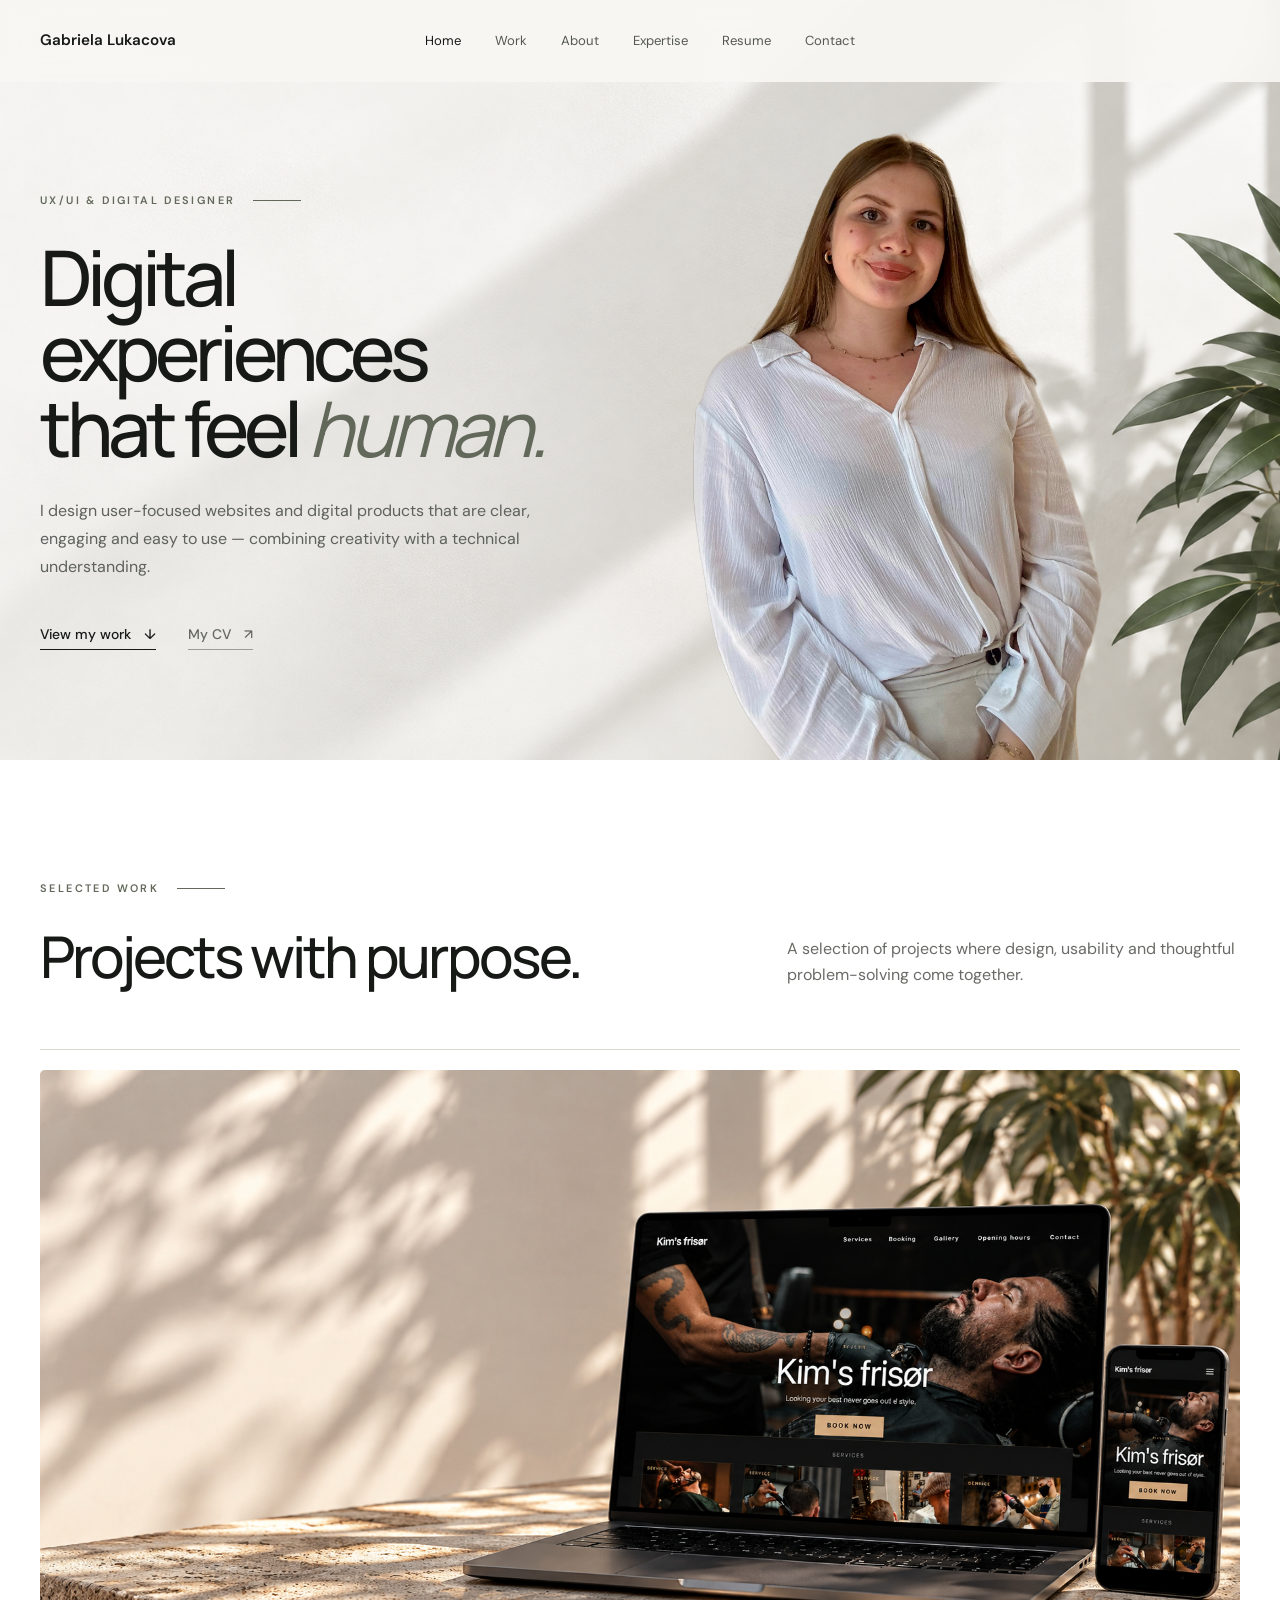
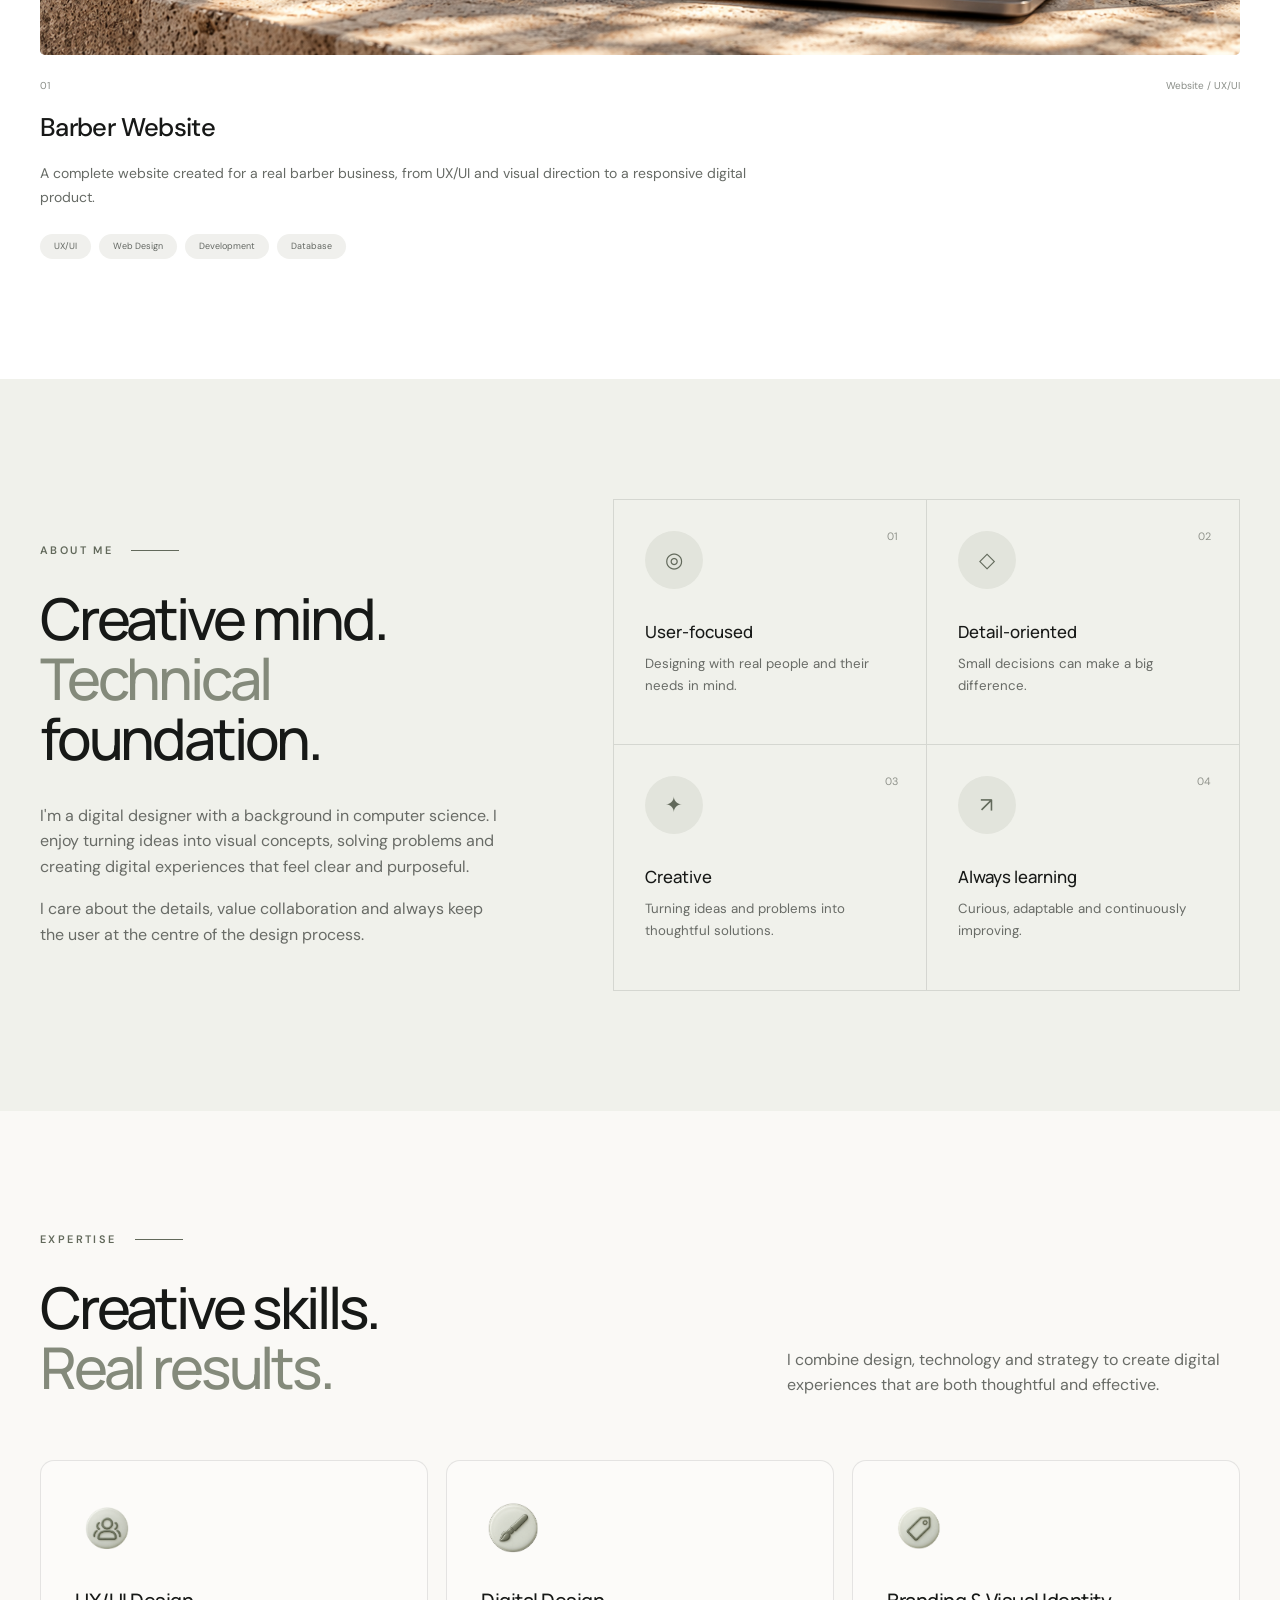
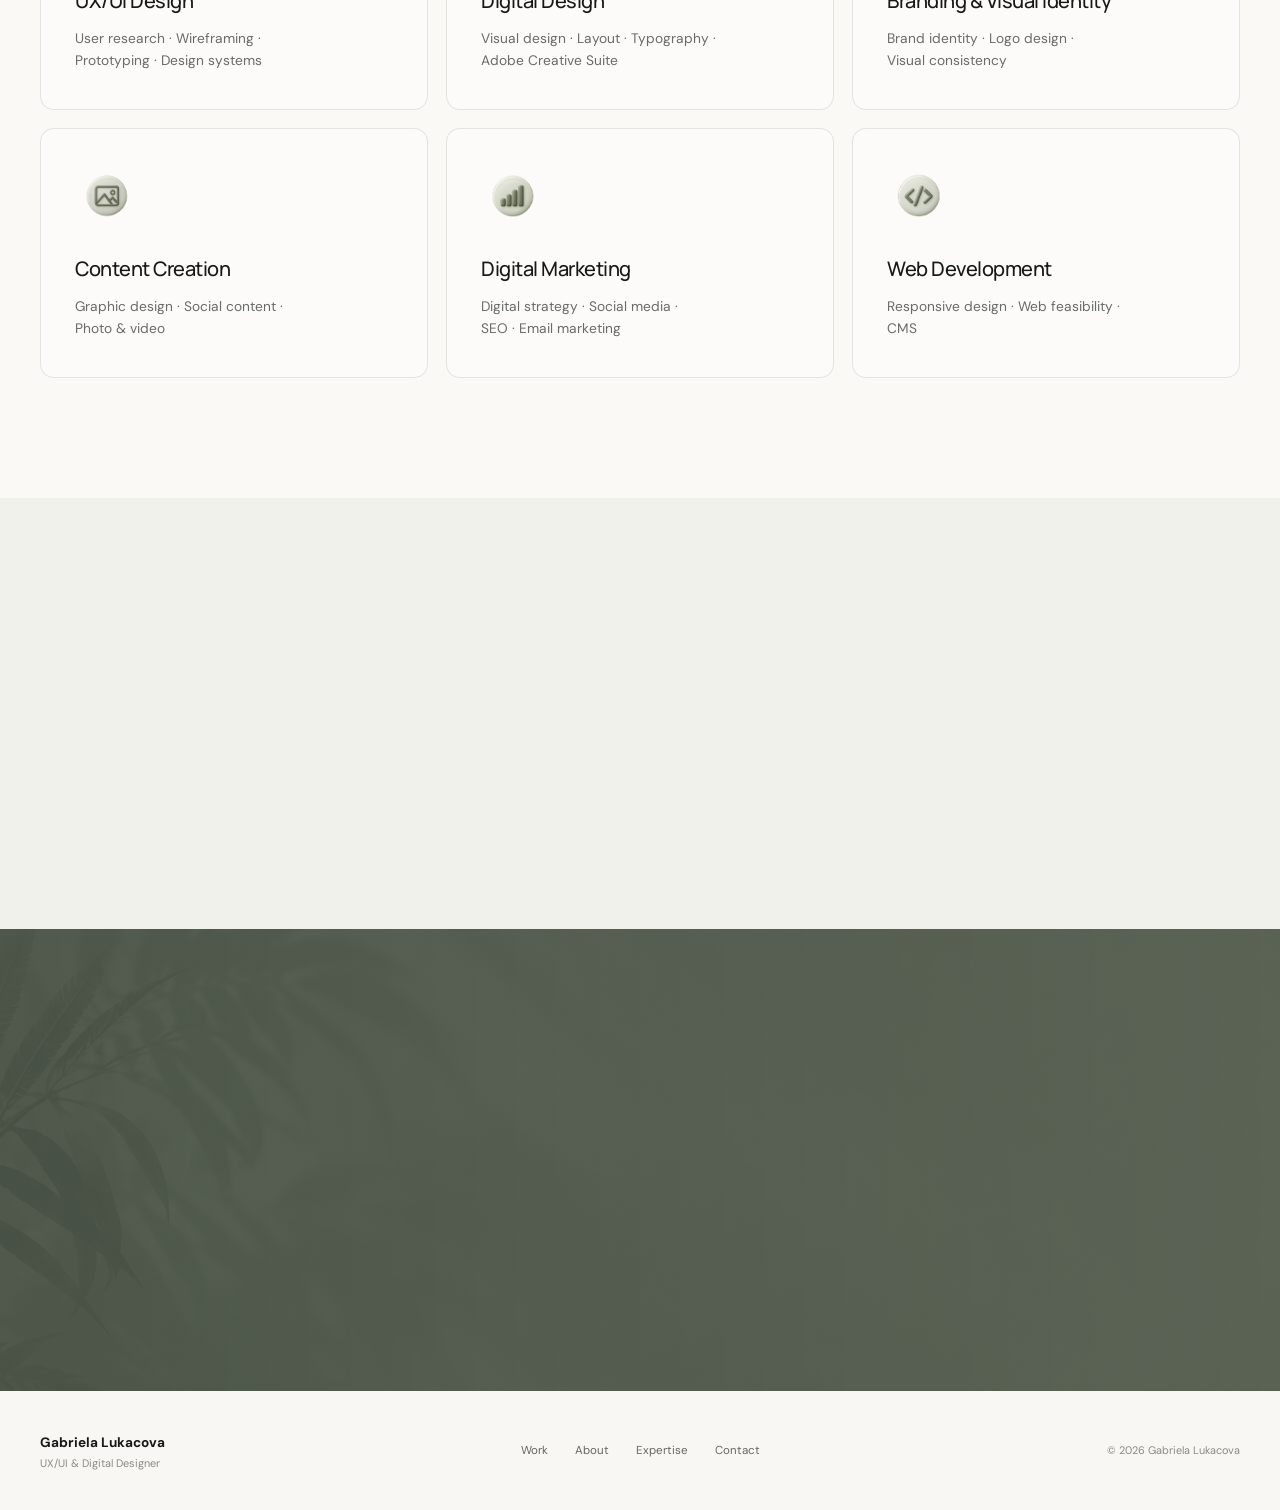
<file: index.html>
<!DOCTYPE html>
<html lang="en">
<head>
    <meta charset="UTF-8">
    <meta name="viewport" content="width=device-width, initial-scale=1.0">

    <meta name="description"
          content="Portfolio of Gabriela Lukacova — UX/UI and Digital Designer creating thoughtful, user-focused digital experiences.">

    <title>Gabriela Lukacova | UX/UI & Digital Designer</title>

    <link rel="preconnect" href="https://fonts.googleapis.com">
    <link rel="preconnect" href="https://fonts.gstatic.com" crossorigin>

    <link href="https://fonts.googleapis.com/css2?family=DM+Sans:wght@400;500;600&family=Manrope:wght@400;500;600&display=swap"
          rel="stylesheet">

    <link rel="stylesheet" href="css/style.css">
</head>

<body>

<header class="navbar">
    <div class="container nav-inner">

        <a href="#home" class="logo">Gabriela Lukacova</a>

        <nav class="desktop-nav">
            <a href="#home" class="nav-link active">Home</a>
            <a href="#work" class="nav-link">Work</a>
            <a href="#about" class="nav-link">About</a>
            <a href="#expertise" class="nav-link">Expertise</a>
            <a href="assets/CV_Gabriela_Lukacova.pdf" target="_blank" class="nav-link">Resume</a>
            <a href="#contact" class="nav-link">Contact</a>
        </nav>

        <button class="menu-button" id="menuButton" aria-label="Open menu">
            <span></span>
            <span></span>
        </button>

    </div>

    <nav class="mobile-nav" id="mobileNav">
        <a href="#home">Home</a>
        <a href="#work">Work</a>
        <a href="#about">About</a>
        <a href="#expertise">Expertise</a>
        <a href="assets/CV_Gabriela_Lukacova.pdf" target="_blank">Resume</a>
        <a href="#contact">Contact</a>
    </nav>
</header>


<main>

<!-- HERO -->

<section class="hero" id="home">

    <div class="container hero-grid">

        <div class="hero-content reveal">

            <div class="section-label">
                UX/UI & DIGITAL DESIGNER
                <span></span>
            </div>

            <h1>
                Digital experiences<br>
                that feel <em>human.</em>
            </h1>

            <p class="hero-description">
                I design user-focused websites and digital products that are
                clear, engaging and easy to use — combining creativity with
                a technical understanding.
            </p>

            <div class="hero-actions">
                <a href="#work" class="text-link">
                    View my work
                    <span>↓</span>
                </a>

                <a href="assets/CV_Gabriela_Lukacova.pdf"
                   target="_blank"
                   class="text-link secondary-link">
                    My CV
                    <span>↗</span>
                </a>
            </div>

        </div>


        <div class="hero-visual reveal">

            <img src="images/GabrielaTransparent.png"
                 alt="Gabriela Lukacova"
                 class="hero-person">

            

        </div>

    </div>

</section>


<!-- WORK -->

<section class="section work-section" id="work">

    <div class="container">

        <div class="section-heading reveal">

            <div>
                <div class="section-label">
                    SELECTED WORK
                    <span></span>
                </div>

                <h2>Projects with purpose.</h2>
            </div>

            <p>
                A selection of projects where design, usability and thoughtful
                problem-solving come together.
            </p>

        </div>


        <div class="projects-grid">

            <a href="barber.html" class="project-link" aria-label="View Kim's Frisør case study">
<article class="project reveal">

                <div class="project-image barber-project-image">

                    <img
                        src="images/projects/barber/Barber-Hero.png"
                        alt="Barber website and booking system"
                    >

                    <div class="barber-hover">
                        <span>View case study</span>
                        <span class="barber-arrow">↗</span>
                    </div>

                </div>

                <div class="project-meta">
                    <span>01</span>
                    <span>Website / UX/UI</span>
                </div>

                <h3>Barber Website</h3>

                <p>
                    A complete website created for a real barber business,
                    from UX/UI and visual direction to a responsive digital product.
                </p>

                <div class="tags">
                    <span>UX/UI</span>
                    <span>Web Design</span>
                    <span>Development</span>
                    <span>Database</span>
                </div>

            </article>
</a>

        </div>

    </div>

</section>


<!-- ABOUT -->

<section class="section about-section" id="about">

    <div class="container about-grid">

        <div class="about-copy reveal">

            <div class="section-label">
                ABOUT ME
                <span></span>
            </div>

            <h2>
                Creative mind.<br>
                <em>Technical</em><br>
                foundation.
            </h2>

            <p>
                I'm a digital designer with a background in computer science.
                I enjoy turning ideas into visual concepts, solving problems
                and creating digital experiences that feel clear and purposeful.
            </p>

            <p>
                I care about the details, value collaboration and always keep
                the user at the centre of the design process.
            </p>

        </div>


        <div class="about-grid-cards reveal">

            <article class="about-card">
                <span class="about-number">01</span>
                <div class="about-icon">◎</div>
                <h3>User-focused</h3>
                <p>Designing with real people and their needs in mind.</p>
            </article>

            <article class="about-card">
                <span class="about-number">02</span>
                <div class="about-icon">◇</div>
                <h3>Detail-oriented</h3>
                <p>Small decisions can make a big difference.</p>
            </article>

            <article class="about-card">
                <span class="about-number">03</span>
                <div class="about-icon">✦</div>
                <h3>Creative</h3>
                <p>Turning ideas and problems into thoughtful solutions.</p>
            </article>

            <article class="about-card">
                <span class="about-number">04</span>
                <div class="about-icon">↗</div>
                <h3>Always learning</h3>
                <p>Curious, adaptable and continuously improving.</p>
            </article>

        </div>

    </div>

</section>


<!-- EXPERTISE -->

<section class="section expertise-section" id="expertise">

    <div class="container">

        <div class="expertise-heading reveal">

            <div>
                <div class="section-label">
                    EXPERTISE
                    <span></span>
                </div>

                <h2>
                    Creative skills.<br>
                    <em>Real results.</em>
                </h2>
            </div>

            <p>
                I combine design, technology and strategy to create digital
                experiences that are both thoughtful and effective.
            </p>

        </div>


        <div class="expertise-grid">

            <article class="expertise-card reveal">
                <img src="images/skills/Skills-UX-UI-Design.png" alt="" class="expertise-icon-img">

                <h3>UX/UI Design</h3>

                <p>
                    User research · Wireframing ·<br>
                    Prototyping · Design systems
                </p>
            </article>


            <article class="expertise-card reveal">
                <img src="images/skills/Skills-Digital-Design.png" alt="" class="expertise-icon-img">

                <h3>Digital Design</h3>

                <p>
                    Visual design · Layout · Typography ·<br>
                    Adobe Creative Suite
                </p>
            </article>


            <article class="expertise-card reveal">
                <img src="images/skills/Skills-Branding-&-Visual-Identity.png" alt="" class="expertise-icon-img">

                <h3>Branding & Visual Identity</h3>

                <p>
                    Brand identity · Logo design ·<br>
                    Visual consistency
                </p>
            </article>


            <article class="expertise-card reveal">
                <img src="images/skills/Skills-Content-Creation.png" alt="" class="expertise-icon-img">

                <h3>Content Creation</h3>

                <p>
                    Graphic design · Social content ·<br>
                    Photo & video
                </p>
            </article>


            <article class="expertise-card reveal">
                <img src="images/skills/Skills-Digital-Marketing.png" alt="" class="expertise-icon-img">

                <h3>Digital Marketing</h3>

                <p>
                    Digital strategy · Social media ·<br>
                    SEO · Email marketing
                </p>
            </article>


            <article class="expertise-card reveal">
                <img src="images/skills/Skills-Web-Development.png" alt="" class="expertise-icon-img">

                <h3>Web Development</h3>

                <p>
                    Responsive design · Web feasibility ·<br>
                    CMS
                </p>
            </article>

        </div>

    </div>

</section>


<!-- TOOLS -->

<section class="tools-section">

    <div class="container">

        <div class="tools-header reveal">

            <div class="section-label">
                TOOLS & TECHNOLOGIES
                <span></span>
            </div>

            <h2>Tools I work with.</h2>

        </div>


        <div class="tools-row reveal">

            <div class="tool">
                <img src="images/tools/Tools-Figma.png" alt="Figma">
                <strong>Figma</strong>
                <span>UX/UI Design</span>
            </div>

            <div class="tool">
                <img src="images/tools/Tools-Photoshop.png" alt="Photoshop">
                <strong>Photoshop</strong>
                <span>Image Editing</span>
            </div>

            <div class="tool">
                <img src="images/tools/Tools-Illustrator.png" alt="Illustrator">
                <strong>Illustrator</strong>
                <span>Visual Design</span>
            </div>

            <div class="tool">
                <img src="images/tools/Tools-InDesign.png" alt="InDesign">
                <strong>InDesign</strong>
                <span>Layout Design</span>
            </div>

            <div class="tool">
                <img src="images/tools/Tools-PremierePro.png" alt="Premiere Pro">
                <strong>Premiere Pro</strong>
                <span>Video</span>
            </div>

            <div class="tool">
                <img src="images/tools/Tools-AfterEffects.png" alt="After Effects">
                <strong>After Effects</strong>
                <span>Motion</span>
            </div>

            <div class="tool">
                <img src="images/tools/Tools-Canva.png" alt="Canva">
                <strong>Canva</strong>
                <span>Design</span>
            </div>

            <div class="tool">
                <img src="images/tools/Tools-Frontend.png" alt="HTML CSS JavaScript">
                <strong>HTML / CSS / JS</strong>
                <span>Frontend</span>
            </div>

            <div class="tool">
                <img src="images/tools/Tools-WordPress.png" alt="WordPress">
                <strong>WordPress</strong>
                <span>CMS</span>
            </div>

            <div class="tool">
                <img src="images/tools/Tools-GitHub.png" alt="GitHub">
                <strong>GitHub</strong>
                <span>Development</span>
            </div>

        </div>

    </div>

</section>





<!-- CONTACT -->

<section class="contact-section" id="contact">

    <div class="container contact-grid">

        <div class="contact-copy reveal">

            <div class="section-label light-label">
                LOOKING FOR NEW OPPORTUNITIES
                <span></span>
            </div>

            <h2>
                Let's work<br>
                together.
            </h2>

            <p>
                I'm looking for an opportunity within UX/UI and digital design
                where I can contribute creatively, keep learning and create
                meaningful digital experiences.
            </p>

        </div>


        <div class="contact-info reveal">

            <a href="mailto:gabriela@email.com">
                <small>Email</small>
                <strong>gabriela@email.com</strong>
            </a>

            <a href="tel:+4512345678">
                <small>Phone</small>
                <strong>+45 12 34 56 78</strong>
            </a>

            <a href="https://www.linkedin.com/" target="_blank">
                <small>LinkedIn</small>
                <strong>Gabriela Lukacova ↗</strong>
            </a>

        </div>

    </div>

</section>

</main>


<footer class="footer">

    <div class="container footer-inner">

        <div>
            <strong>Gabriela Lukacova</strong>
            <p>UX/UI & Digital Designer</p>
        </div>

        <nav>
            <a href="#work">Work</a>
            <a href="#about">About</a>
            <a href="#expertise">Expertise</a>
            <a href="#contact">Contact</a>
        </nav>

        <p>© <span id="currentYear"></span> Gabriela Lukacova</p>

    </div>

</footer>


<script src="js/main.js"></script>

</body>
</html>
</file>
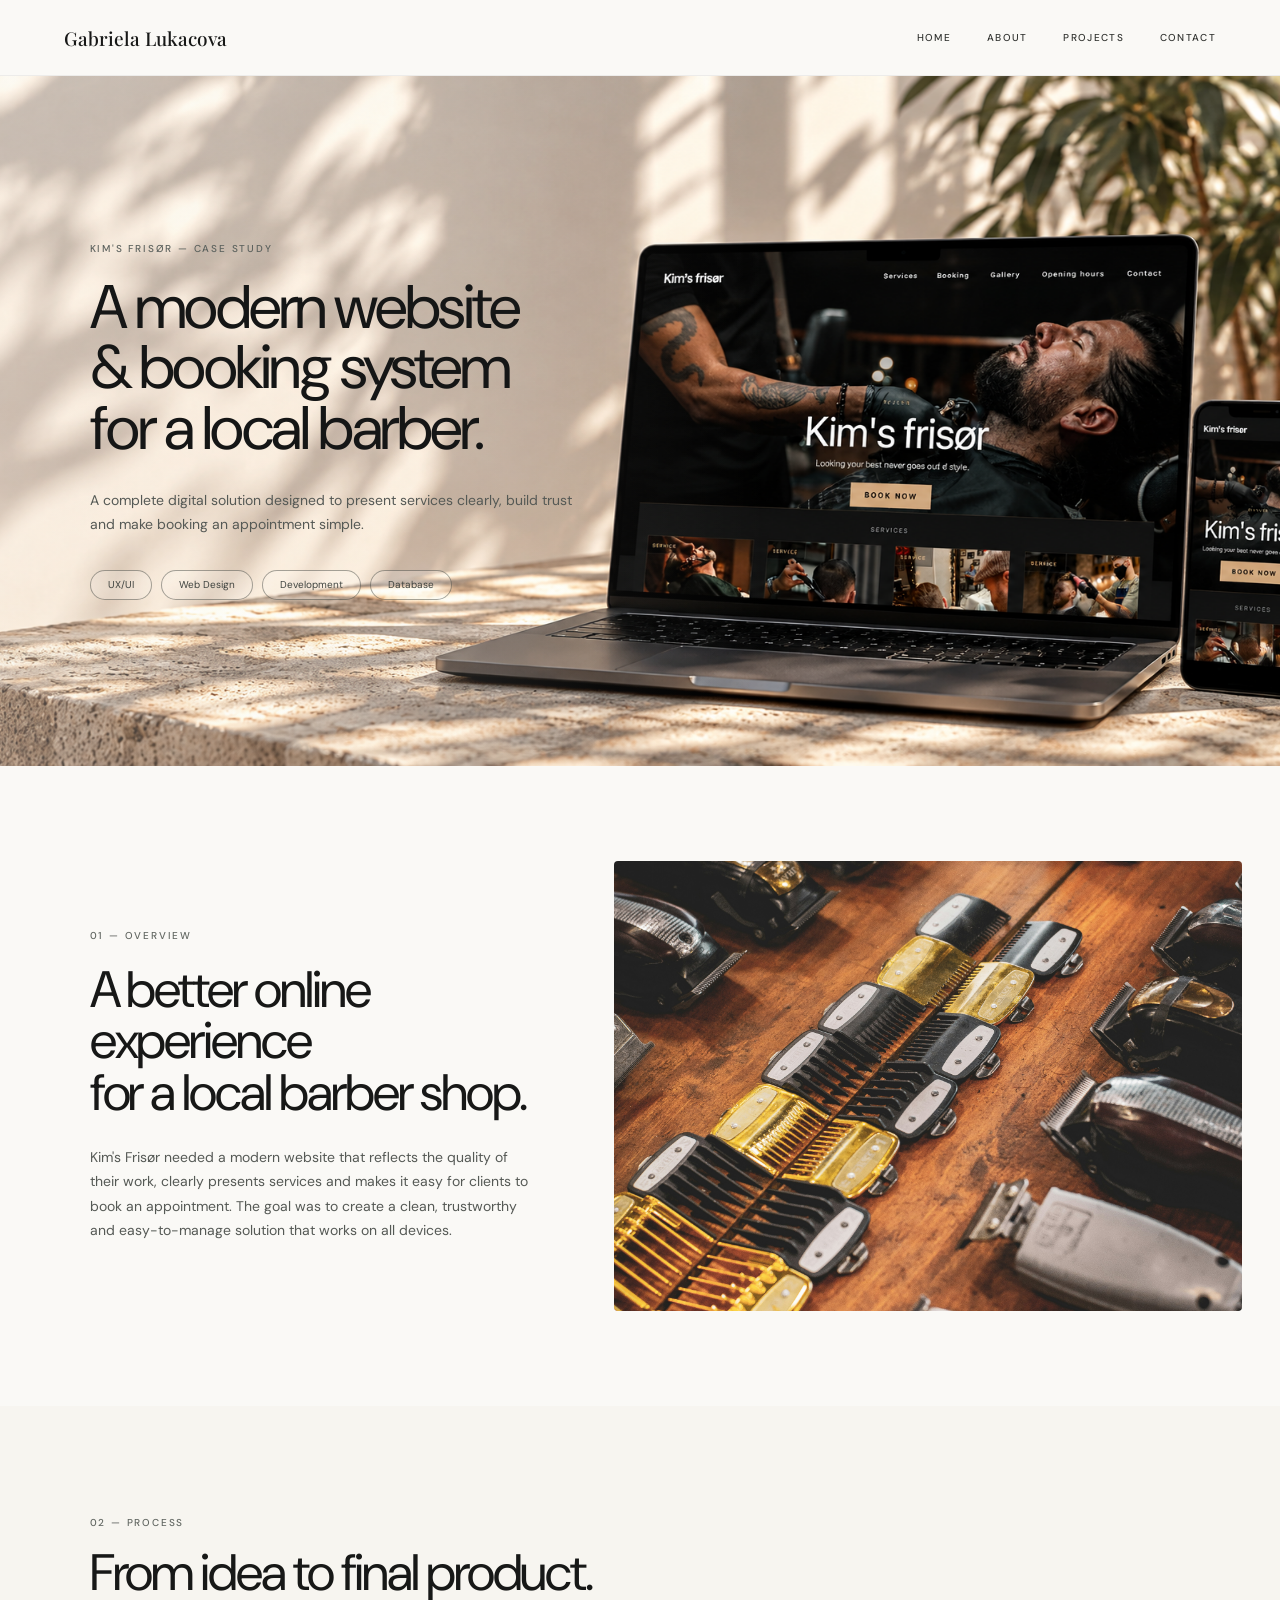
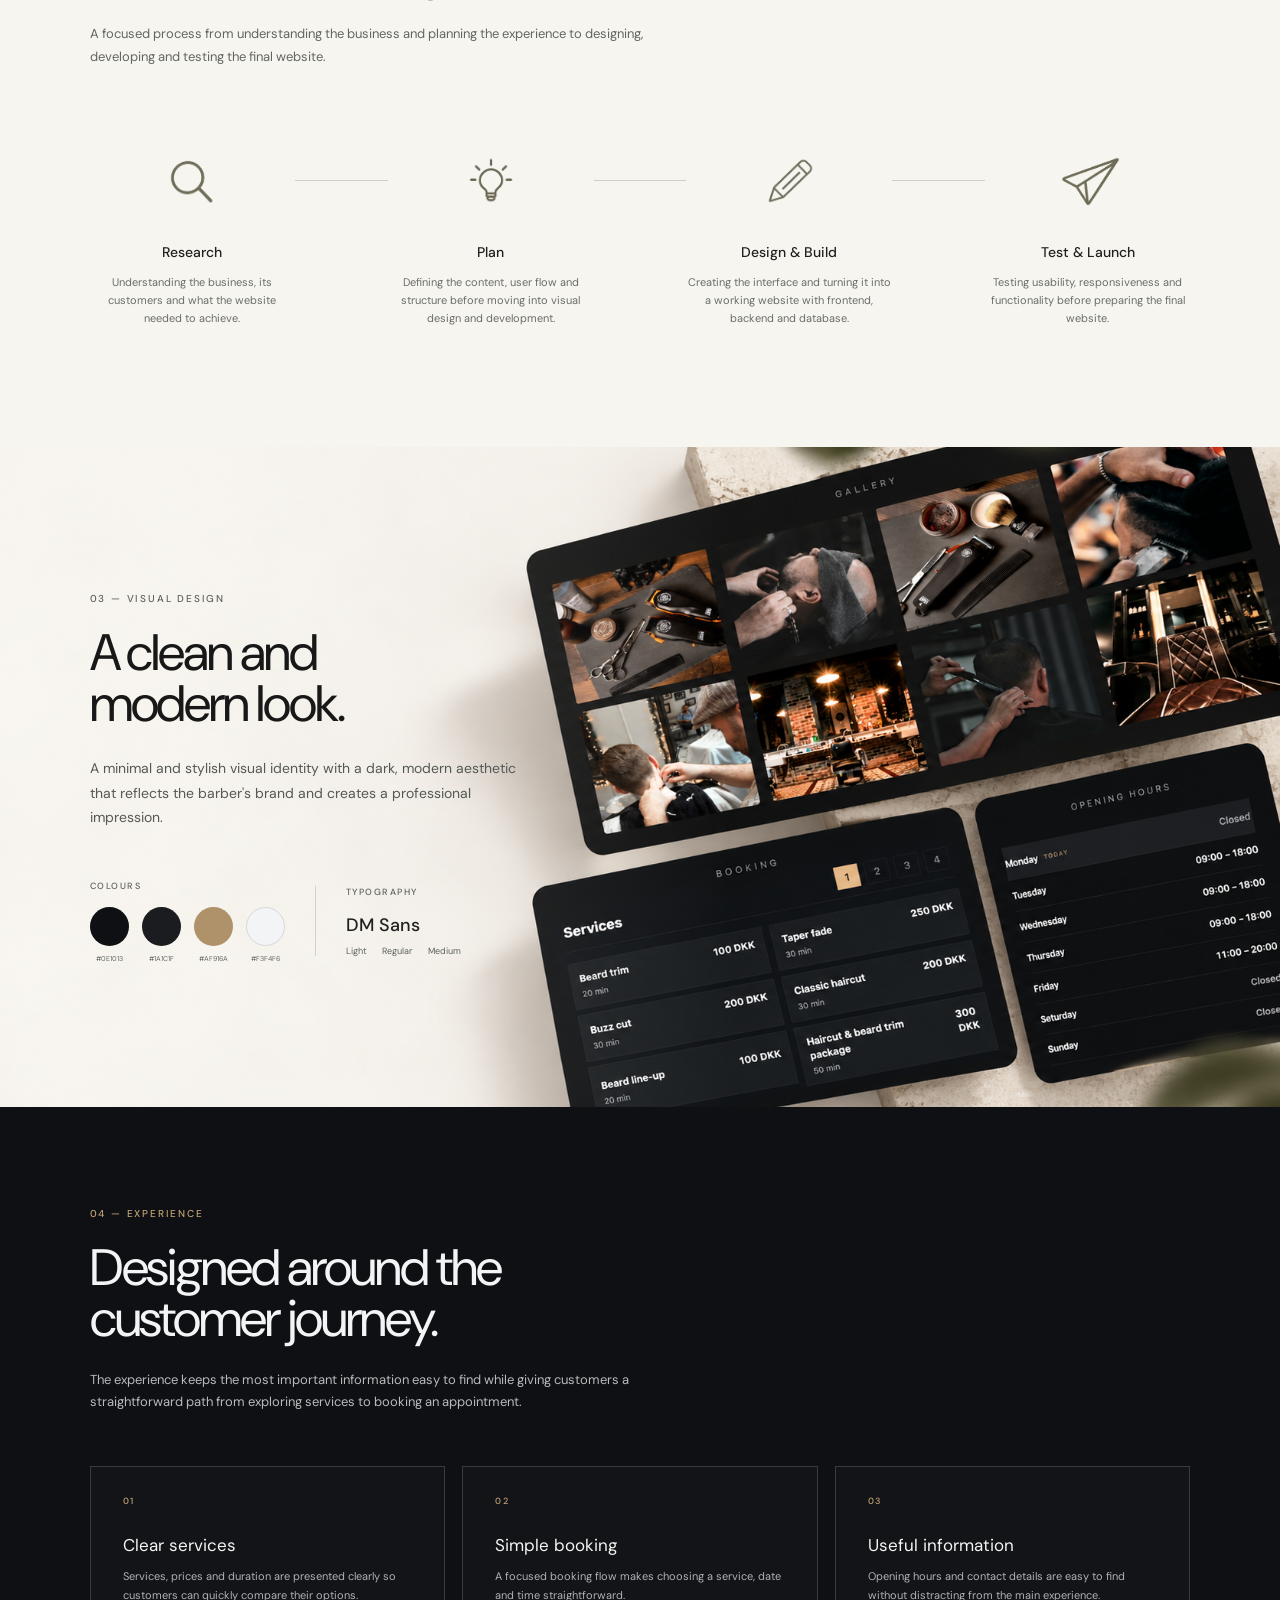
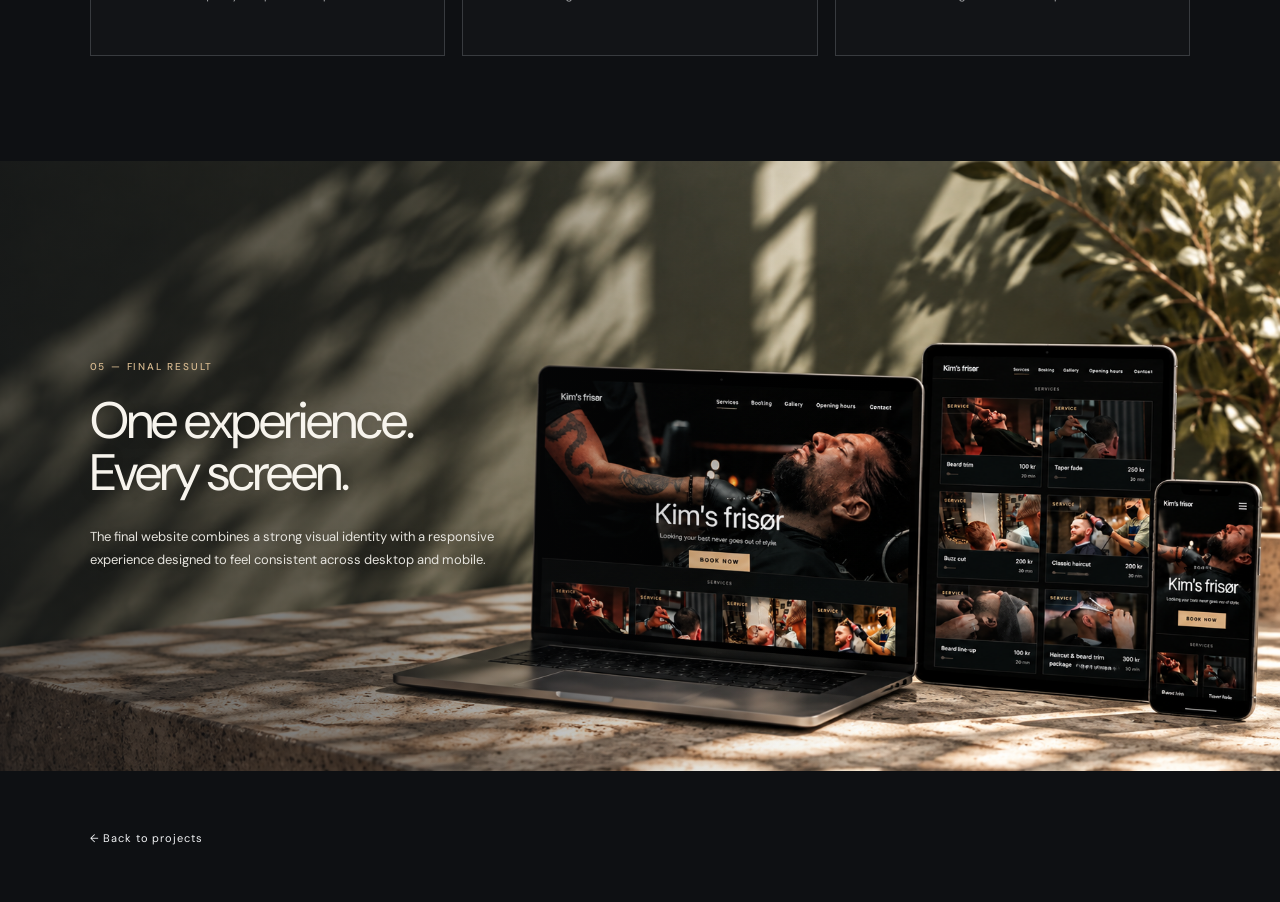
<file: barber.html>
<!DOCTYPE html>
<html lang="en">

<head>
    <meta charset="UTF-8">
    <meta name="viewport" content="width=device-width, initial-scale=1.0">

    <title>Kim's Frisør — Case Study</title>

    <link rel="preconnect" href="https://fonts.googleapis.com">
    <link rel="preconnect" href="https://fonts.gstatic.com" crossorigin>

    <link href="https://fonts.googleapis.com/css2?family=DM+Sans:wght@300;400;500;600&family=Playfair+Display:wght@400;500&display=swap" rel="stylesheet">

    <link rel="stylesheet" href="css/barber.css">
</head>

<body>

<header class="portfolio-header">

    <a href="index.html" class="logo">
        Gabriela Lukacova
    </a>

    <nav>
        <a href="index.html">Home</a>
        <a href="index.html#about">About</a>
        <a href="index.html#projects">Projects</a>
        <a href="index.html#contact">Contact</a>
    </nav>

</header>


<main class="barber-case-study">


    <!-- =====================================================
         HERO
    ====================================================== -->

    <section class="image-section hero">

        <img
            class="background-image"
            src="images/projects/barber/Barber-Hero.png"
            alt=""
        >

        <div class="hero-overlay"></div>


        <div class="image-content hero-content">

            <p class="eyebrow">
                KIM'S FRISØR — CASE STUDY
            </p>

            <h1>
                A modern website<br>
                & booking system<br>
                for a local barber.
            </h1>

            <p class="hero-description">
                A complete digital solution designed to present services
                clearly, build trust and make booking an appointment simple.
            </p>

            <div class="tags">
                <span>UX/UI</span>
                <span>Web Design</span>
                <span>Development</span>
                <span>Database</span>
            </div>

        </div>

    </section>



    <!-- =====================================================
         01 — OVERVIEW
    ====================================================== -->

    <section class="overview">

        <div class="overview-copy">

            <p class="section-label">
                01 — OVERVIEW
            </p>

            <h2>
                A better online experience<br>
                for a local barber shop.
            </h2>

            <p class="section-description">
                Kim's Frisør needed a modern website that reflects the quality
                of their work, clearly presents services and makes it easy for
                clients to book an appointment. The goal was to create a clean,
                trustworthy and easy-to-manage solution that works on all devices.
            </p>

        </div>


        <div class="overview-image">

            <img
                src="images/projects/barber/Barber-Overview.jpg"
                alt="Kim's Frisør website overview"
            >

        </div>

    </section>



    <!-- =====================================================
         02 — PROCESS
    ====================================================== -->

    <section class="process">

        <div class="process-heading">

            <p class="section-label">
                02 — PROCESS
            </p>

            <h2>
                From idea to final product.
            </h2>

            <p>
                A focused process from understanding the business and planning
                the experience to designing, developing and testing the final website.
            </p>

        </div>


        <div class="process-flow">


            <article class="process-step">

                <div class="process-icon">
                    <img
                        src="images/projects/icons/Icon-Research.png"
                        alt=""
                    >
                </div>

                <h3>Research</h3>

                <p>
                    Understanding the business, its customers and what
                    the website needed to achieve.
                </p>

            </article>


            <div class="process-connector"></div>


            <article class="process-step">

                <div class="process-icon">
                    <img
                        src="images/projects/icons/Icon-Plan.png"
                        alt=""
                    >
                </div>

                <h3>Plan</h3>

                <p>
                    Defining the content, user flow and structure before
                    moving into visual design and development.
                </p>

            </article>


            <div class="process-connector"></div>


            <article class="process-step">

                <div class="process-icon">
                    <img
                        src="images/projects/icons/Icon-Design-&-Build.png"
                        alt=""
                    >
                </div>

                <h3>Design & Build</h3>

                <p>
                    Creating the interface and turning it into a working
                    website with frontend, backend and database.
                </p>

            </article>


            <div class="process-connector"></div>


            <article class="process-step">

                <div class="process-icon">
                    <img
                        src="images/projects/icons/Icon-Test-&-Launch.png"
                        alt=""
                    >
                </div>

                <h3>Test & Launch</h3>

                <p>
                    Testing usability, responsiveness and functionality
                    before preparing the final website.
                </p>

            </article>

        </div>

    </section>



    <!-- =====================================================
         03 — VISUAL DESIGN
    ====================================================== -->

    <section class="image-section visual-design">

        <img
            class="background-image"
            src="images/projects/barber/Barber-Visual-Design.png"
            alt=""
        >

        <div class="visual-overlay"></div>


        <div class="image-content visual-content">

            <p class="section-label">
                03 — VISUAL DESIGN
            </p>

            <h2>
                A clean and<br>
                modern look.
            </h2>

            <p class="section-description">
                A minimal and stylish visual identity with a dark,
                modern aesthetic that reflects the barber's brand
                and creates a professional impression.
            </p>


            <div class="design-system">

                <div class="design-colours">

                    <p class="detail-label">
                        COLOURS
                    </p>

                    <div class="colour-row">

                        <div class="colour-item">
                            <span class="swatch colour-dark-one"></span>
                            <small>#0E1013</small>
                        </div>

                        <div class="colour-item">
                            <span class="swatch colour-dark-two"></span>
                            <small>#1A1C1F</small>
                        </div>

                        <div class="colour-item">
                            <span class="swatch colour-gold"></span>
                            <small>#AF916A</small>
                        </div>

                        <div class="colour-item">
                            <span class="swatch colour-light"></span>
                            <small>#F3F4F6</small>
                        </div>

                    </div>

                </div>


                <div class="design-divider"></div>


                <div class="design-type">

                    <p class="detail-label">
                        TYPOGRAPHY
                    </p>

                    <strong>DM Sans</strong>

                    <div class="weights">
                        <span>Light</span>
                        <span>Regular</span>
                        <span>Medium</span>
                    </div>

                </div>

            </div>

        </div>

    </section>



    <!-- =====================================================
         04 — EXPERIENCE
    ====================================================== -->

    <section class="experience">

        <div class="experience-heading">

            <p class="section-label">
                04 — EXPERIENCE
            </p>

            <h2>
                Designed around the<br>
                customer journey.
            </h2>

            <p>
                The experience keeps the most important information easy
                to find while giving customers a straightforward path from
                exploring services to booking an appointment.
            </p>

        </div>


        <div class="experience-grid">


            <article class="experience-card">

                <span class="card-number">01</span>

                <div class="experience-card-content">

                    <h3>Clear services</h3>

                    <p>
                        Services, prices and duration are presented clearly
                        so customers can quickly compare their options.
                    </p>

                </div>

            </article>


            <article class="experience-card">

                <span class="card-number">02</span>

                <div class="experience-card-content">

                    <h3>Simple booking</h3>

                    <p>
                        A focused booking flow makes choosing a service,
                        date and time straightforward.
                    </p>

                </div>

            </article>


            <article class="experience-card">

                <span class="card-number">03</span>

                <div class="experience-card-content">

                    <h3>Useful information</h3>

                    <p>
                        Opening hours and contact details are easy to find
                        without distracting from the main experience.
                    </p>

                </div>

            </article>

        </div>

    </section>



    <!-- =====================================================
         05 — FINAL RESULT
    ====================================================== -->

    <section class="image-section result">

        <img
            class="background-image"
            src="images/projects/barber/Barber-Result.png"
            alt=""
        >

        <div class="result-overlay"></div>


        <div class="image-content result-content">

            <p class="section-label">
                05 — FINAL RESULT
            </p>

            <h2>
                One experience.<br>
                Every screen.
            </h2>

            <p>
                The final website combines a strong visual identity
                with a responsive experience designed to feel
                consistent across desktop and mobile.
            </p>

        </div>

    </section>


</main>


<footer class="case-footer">

    <a href="index.html#projects">
        ← Back to projects
    </a>

</footer>


</body>
</html>
</file>
<file: css/style.css>
:root {
    --white: #ffffff;
    --cream: #f8f7f3;
    --cream-dark: #f1f1eb;
    --sage-light: #e8e9e2;
    --sage: #848a7b;
    --sage-dark: #62695b;
    --dark: #171917;
    --grey: #686b66;
    --line: rgba(23, 25, 23, 0.11);
    --container: 1320px;
}

* {
    margin: 0;
    padding: 0;
    box-sizing: border-box;
}

html {
    scroll-behavior: smooth;
}

body {
    background: var(--cream);
    color: var(--dark);
    font-family: "DM Sans", sans-serif;
    line-height: 1.6;
    -webkit-font-smoothing: antialiased;
}

img {
    display: block;
    max-width: 100%;
}

a {
    text-decoration: none;
    color: inherit;
}

.container {
    width: min(calc(100% - 80px), var(--container));
    margin-inline: auto;
}

h1,
h2,
h3 {
    font-family: "Manrope", sans-serif;
    font-weight: 500;
}

h2 {
    font-size: clamp(2.8rem, 4.5vw, 4.8rem);
    line-height: 1.04;
    letter-spacing: -0.055em;
}

h2 em {
    color: var(--sage-dark);
    font-style: normal;
}

.section {
    padding: 120px 0;
}

.section-label {
    display: flex;
    align-items: center;
    gap: 18px;

    font-size: .68rem;
    font-weight: 600;
    letter-spacing: .22em;
    color: var(--sage-dark);

    margin-bottom: 30px;
}

.section-label span {
    display: block;
    width: 48px;
    height: 1px;
    background: currentColor;
}


/* NAV */

.navbar {
    position: fixed;
    inset: 0 0 auto 0;
    z-index: 1000;

    height: 82px;

    background: rgba(248,247,243,.92);
    backdrop-filter: blur(15px);

    border-bottom: 1px solid transparent;
}

.navbar.scrolled {
    border-bottom-color: var(--line);
}

.nav-inner {
    height: 100%;

    display: grid;
    grid-template-columns: 1fr auto 1fr;
    align-items: center;
}

.logo {
    font-weight: 600;
    font-size: .95rem;
}

.desktop-nav {
    display: flex;
    gap: 34px;
}

.nav-link {
    font-size: .82rem;
    color: #555851;
}

.nav-link:hover,
.nav-link.active {
    color: var(--dark);
}

.menu-button,
.mobile-nav {
    display: none;
}


/* HERO */

.hero {
    position: relative;
    overflow: hidden;

    min-height: 760px;
    padding-top: 82px;

    background-image:
        linear-gradient(
            90deg,
            rgba(248,247,243,.16),
            rgba(248,247,243,.04)
        ),
        url("../images/Hero-bg.png");

    background-size: cover;
    background-position: center;
}

.hero-grid {
    min-height: 678px;

    display: grid;
    grid-template-columns: .9fr 1.1fr;

    align-items: center;
}

.hero-content {
    position: relative;
    z-index: 4;
}

.hero h1 {
    font-size: clamp(4rem, 6vw, 6.7rem);
    line-height: .98;
    letter-spacing: -.065em;
}

.hero h1 em {
    color: var(--sage-dark);
    font-weight: 400;
}

.hero-description {
    max-width: 540px;
    margin-top: 32px;

    color: #5e615c;
    font-size: 1rem;
    line-height: 1.75;
}

.hero-actions {
    display: flex;
    gap: 32px;
    margin-top: 42px;
}

.text-link {
    display: flex;
    align-items: center;
    gap: 13px;

    padding-bottom: 4px;

    border-bottom: 1px solid var(--dark);

    font-size: .87rem;
    font-weight: 500;
}

.secondary-link {
    color: #656861;
    border-color: #9b9d97;
}

.hero-visual {
    height: 100%;
    position: relative;
    overflow: hidden;

    display: flex;
    align-items: flex-end;
    justify-content: center;
}

.hero-person {
    position: absolute;
    z-index: 2;

    /*
       GabrielaTransparent.png has around 30% empty transparent
       space at the top. The image is therefore made taller and
       moved upward so the visible person sits correctly in hero.
    */

    width: auto;
    max-width: none;
    height: 850px;

    left: 50%;
    bottom: -10px;

    transform: translateX(-50%) translateY(-5px);

    object-fit: contain;
    object-position: bottom center;

    pointer-events: none;
}




/* HEADINGS */

.section-heading,
.expertise-heading {
    display: grid;
    grid-template-columns: 1fr .7fr;
    gap: 100px;

    align-items: end;

    margin-bottom: 62px;
}

.section-heading > p,
.expertise-heading > p {
    max-width: 470px;
    color: var(--grey);
}


/* WORK */

.work-section {
    background: white;
}

.projects-grid {
    display: grid;
    grid-template-columns: repeat(3, 1fr);
    gap: 26px;
}

.project-image {
    aspect-ratio: 1.35;
    border-radius: 4px;
    overflow: hidden;
    margin-bottom: 20px;
}

.project-placeholder {
    display: grid;
    place-items: center;

    background: #e9e9e4;

    color: #8a8d85;
    font-size: 1.4rem;
}

.project-meta {
    display: flex;
    justify-content: space-between;

    color: #90938c;
    font-size: .68rem;

    margin-bottom: 10px;
}

.project h3 {
    font-size: 1.35rem;
    margin-bottom: 11px;
}

.project > p {
    max-width: 95%;
    color: var(--grey);
    font-size: .88rem;
}

.tags {
    display: flex;
    flex-wrap: wrap;
    gap: 7px;

    margin-top: 20px;
}

.tags span {
    padding: 5px 10px;
    background: #f2f2ef;
    border-radius: 999px;

    font-size: .67rem;
    color: #696c66;
}


/* ABOUT */

.about-section {
    background: #f0f1eb;
}

.about-grid {
    display: grid;
    grid-template-columns: .85fr 1.15fr;

    gap: 110px;
    align-items: center;
}

.about-copy {
    max-width: 550px;
}

.about-copy h2 {
    margin-bottom: 34px;
}

.about-copy h2 em {
    color: var(--sage);
}

.about-copy > p {
    color: var(--grey);
    margin-top: 17px;
    max-width: 510px;
}

.about-grid-cards {
    display: grid;
    grid-template-columns: 1fr 1fr;

    border: 1px solid rgba(23,25,23,.12);
}

.about-card {
    min-height: 245px;
    padding: 31px;

    position: relative;
}

.about-card:nth-child(odd) {
    border-right: 1px solid rgba(23,25,23,.12);
}

.about-card:nth-child(-n+2) {
    border-bottom: 1px solid rgba(23,25,23,.12);
}

.about-number {
    position: absolute;
    top: 28px;
    right: 28px;

    color: #90938b;
    font-size: .67rem;
}

.about-icon,
.expertise-icon {
    width: 58px;
    height: 58px;

    border-radius: 50%;

    background: #e2e4dc;
    color: var(--sage-dark);

    display: grid;
    place-items: center;

    font-size: 1.3rem;
}

.about-card h3 {
    margin-top: 30px;
    font-size: 1.05rem;
}

.about-card p {
    margin-top: 8px;

    color: var(--grey);
    font-size: .83rem;

    max-width: 240px;
}


/* EXPERTISE */

.expertise-section {
    background: #faf9f6;
}

.expertise-heading h2 em {
    color: var(--sage);
}

.expertise-grid {
    display: grid;
    grid-template-columns: repeat(3, 1fr);

    gap: 18px;
}

.expertise-card {
    min-height: 250px;

    padding: 34px;

    border: 1px solid rgba(23,25,23,.10);
    border-radius: 14px;

    background: rgba(255,255,255,.35);
}

.expertise-card h3 {
    margin-top: 30px;

    font-size: 1.25rem;
    letter-spacing: -.025em;
}

.expertise-card p {
    margin-top: 10px;

    color: var(--grey);

    font-size: .86rem;
    line-height: 1.65;
}


/* TOOLS */

.tools-section {
    padding: 90px 0 95px;
    background: #f0f1eb;
}

.tools-header {
    margin-bottom: 50px;
}

.tools-header h2 {
    font-size: clamp(2.4rem,3vw,3.4rem);
}

.tools-row {
    display: grid;
    grid-template-columns: repeat(10,1fr);

    gap: 16px;
}

.tool {
    min-width: 0;

    text-align: center;
}

.tool img {
    width: 55px;
    height: 55px;

    object-fit: contain;

    margin: 0 auto 15px;
}

.tool strong {
    display: block;

    font-size: .72rem;
    font-weight: 600;
}

.tool span {
    display: block;

    margin-top: 5px;

    color: #858880;
    font-size: .61rem;
}


/* APPROACH */

.approach-section {
    background: white;
}

.approach-grid {
    display: grid;
    grid-template-columns: repeat(4,1fr);

    border-top: 1px solid var(--line);
    border-bottom: 1px solid var(--line);
}

.approach-item {
    min-height: 230px;
    padding: 32px 30px;

    border-right: 1px solid var(--line);
}

.approach-item:last-child {
    border-right: 0;
}

.approach-item > span {
    color: #989b94;
    font-size: .67rem;
}

.approach-item h3 {
    margin-top: 75px;
    font-size: 1.1rem;
}

.approach-item p {
    margin-top: 8px;
    color: var(--grey);
    font-size: .82rem;
}


/* CONTACT */

.contact-section {
    position: relative;
    overflow: hidden;

    min-height: 390px;

    padding: 90px 0;

    background-image:
        linear-gradient(
            90deg,
            rgba(75,84,72,.94),
            rgba(91,100,87,.82)
        ),
        url("../images/Contact-bg.png");

    background-size: cover;
    background-position: center;

    color: white;
}

.contact-grid {
    position: relative;
    z-index: 2;

    display: grid;
    grid-template-columns: 1fr .7fr;

    gap: 130px;
    align-items: center;
}

.light-label {
    color: rgba(255,255,255,.65);
}

.contact-copy h2 {
    font-size: clamp(3rem,5vw,5rem);
}

.contact-copy > p {
    max-width: 570px;
    margin-top: 25px;

    color: rgba(255,255,255,.72);
}

.contact-info {
    padding-left: 55px;

    border-left: 1px solid rgba(255,255,255,.3);
}

.contact-info a {
    display: block;

    padding: 16px 0;

    border-bottom: 1px solid rgba(255,255,255,.15);
}

.contact-info small {
    display: block;

    color: rgba(255,255,255,.55);

    font-size: .63rem;
}

.contact-info strong {
    display: block;

    margin-top: 3px;

    font-size: .88rem;
    font-weight: 400;
}


/* FOOTER */

.footer {
    padding: 38px 0;
    background: var(--cream);
}

.footer-inner {
    display: grid;
    grid-template-columns: 1fr auto 1fr;

    align-items: center;
}

.footer strong {
    font-size: .85rem;
}

.footer p {
    color: #888b84;
    font-size: .68rem;
}

.footer nav {
    display: flex;
    gap: 27px;

    color: #656861;
    font-size: .72rem;
}

.footer-inner > p {
    justify-self: end;
}


/* ANIMATION */

.reveal {
    opacity: 0;
    transform: translateY(16px);

    transition:
        opacity .7s ease,
        transform .7s ease;
}

.reveal.visible {
    opacity: 1;
    transform: translateY(0);
}


/* TABLET */

@media (max-width: 1050px) {

    .tools-row {
        grid-template-columns: repeat(5,1fr);
        row-gap: 40px;
    }

    .about-grid {
        gap: 55px;
    }

}


/* MOBILE */

@media (max-width: 760px) {

    .container {
        width: min(calc(100% - 36px), var(--container));
    }

    .section {
        padding: 80px 0;
    }

    .navbar {
        height: 70px;
    }

    .nav-inner {
        grid-template-columns: 1fr auto;
    }

    .desktop-nav {
        display: none;
    }

    .menu-button {
        display: flex;

        flex-direction: column;
        gap: 6px;

        border: 0;
        background: transparent;

        cursor: pointer;
    }

    .menu-button span {
        width: 22px;
        height: 1px;

        background: var(--dark);
    }

    .mobile-nav {
        position: absolute;
        top: 70px;
        left: 0;
        right: 0;

        padding: 28px 20px;

        background: var(--cream);

        flex-direction: column;
        gap: 22px;

        border-bottom: 1px solid var(--line);
    }

    .mobile-nav.open {
        display: flex;
    }


    .hero {
        padding-top: 70px;
        background-position: 65% center;
    }

    .hero-grid {
        display: flex;
        flex-direction: column;

        min-height: auto;
    }

    .hero-content {
        padding: 75px 0 30px;
    }

    .hero h1 {
        font-size: clamp(3.4rem,14vw,5rem);
    }

    .hero-visual {
        width: 100%;
        min-height: 470px;
    }

    .hero-person {
        max-height: 490px;
    }

    


    .section-heading,
    .expertise-heading {
        grid-template-columns: 1fr;
        gap: 28px;

        margin-bottom: 45px;
    }


    .projects-grid,
    .expertise-grid {
        grid-template-columns: 1fr;
        gap: 45px;
    }


    .about-grid {
        grid-template-columns: 1fr;
        gap: 55px;
    }


    .tools-row {
        grid-template-columns: repeat(2,1fr);
        row-gap: 38px;
    }


    .approach-grid {
        grid-template-columns: 1fr 1fr;
    }

    .approach-item:nth-child(2) {
        border-right: 0;
    }


    .contact-grid {
        grid-template-columns: 1fr;
        gap: 55px;
    }

    .contact-info {
        padding: 20px 0 0;
        border-left: 0;
        border-top: 1px solid rgba(255,255,255,.3);
    }


    .footer-inner {
        grid-template-columns: 1fr;
        gap: 20px;

        text-align: center;
    }

    .footer nav {
        justify-content: center;
        flex-wrap: wrap;
    }

    .footer-inner > p {
        justify-self: center;
    }

}


@media (max-width: 500px) {

    .about-grid-cards,
    .approach-grid {
        grid-template-columns: 1fr;
    }

    .about-card {
        border-right: 0 !important;
        border-bottom: 1px solid rgba(23,25,23,.12);
    }

    .hero-actions {
        gap: 22px;
    }

}


/* =========================================
   HERO PERSON — TRANSPARENT PNG CORRECTION
   ========================================= */

@media (max-width: 1200px) {
    .hero-person {
        height: 880px;
        transform: translateX(-50%) translateY(-130px);
    }
}

@media (max-width: 900px) {
    .hero-person {
        height: 790px;
        transform: translateX(-50%) translateY(-115px);
    }
}

@media (max-width: 760px) {

    .hero-visual {
        position: relative;
        min-height: 500px;
        overflow: hidden;
    }

    .hero-person {
        height: 720px;
        width: auto;
        max-width: none;

        left: 50%;
        bottom: -5px;

        transform: translateX(-50%) translateY(-105px);
    }
}

@media (max-width: 500px) {

    .hero-visual {
        min-height: 440px;
    }

    .hero-person {
        height: 640px;
        transform: translateX(-50%) translateY(-90px);
    }
}


/* SKILL ICON IMAGES */

.expertise-icon-img {
    display: block;

    width: 64px;
    height: 64px;

    object-fit: contain;

    margin: 0 0 26px 0;

    /* Prevent browser drag */
    user-select: none;
    -webkit-user-drag: none;
}

.expertise-card .expertise-icon-img + h3 {
    margin-top: 0;
}


/* Slightly smaller on mobile */

@media (max-width: 760px) {

    .expertise-icon-img {
        width: 58px;
        height: 58px;
        margin-bottom: 22px;
    }

}

/* END SKILL ICON IMAGES */


/* Kim's Frisør project link */
.project-link {
    display: block;
    color: inherit;
    text-decoration: none;
    cursor: pointer;
}

.project-link img {
    transition: transform 0.45s ease;
}

.project-link:hover img {
    transform: scale(1.025);
}


/* =========================================
   CLICKABLE PROJECT
========================================= */

.project-link {
    display: block;
    color: inherit;
    text-decoration: none;
    cursor: pointer;
}

.project-link .project-image {
    overflow: hidden;
}

.project-link .project-image img {
    transition: transform 0.45s ease;
}

.project-link:hover .project-image img {
    transform: scale(1.025);
}

.project-link:focus-visible {
    outline: 2px solid #848a7b;
    outline-offset: 6px;
}



/* =========================================================
   FEATURED PROJECT — KIM'S FRISØR
========================================================= */

.projects {
    padding: 110px 5vw 130px;
    background: #ffffff;
}


/* ---------- PROJECTS HEADER ---------- */

.projects-header {
    margin-bottom: 48px;
}

.projects-eyebrow {
    margin: 0 0 14px;

    color: #8b8e87;

    font-size: 10px;
    font-weight: 500;

    letter-spacing: .18em;
    text-transform: uppercase;
}

.projects-header h2 {
    margin: 0;

    color: #171817;

    font-family: "Playfair Display", Georgia, serif;
    font-size: clamp(48px, 5vw, 76px);
    font-weight: 400;

    line-height: 1;
    letter-spacing: -.04em;
}


/* =========================================================
   FEATURED CARD
========================================================= */

.featured-project {
    position: relative;

    display: grid;
    grid-template-columns: 42% 58%;

    width: 100%;
    min-height: 550px;

    overflow: hidden;

    color: #171817;
    text-decoration: none;

    background: #f3f3ef;

    border: 1px solid #eeeeea;
    border-radius: 5px;

    transition:
        transform .45s cubic-bezier(.2,.7,.2,1),
        box-shadow .45s ease,
        border-color .45s ease;
}


/* =========================================================
   LEFT CONTENT
========================================================= */

.featured-project-content {
    position: relative;
    z-index: 2;

    display: flex;
    flex-direction: column;

    padding: 40px 44px 38px;

    background: #f3f3ef;
}


.project-top {
    display: flex;
    align-items: center;
    justify-content: space-between;

    color: #8d918a;

    font-size: 10px;
    font-weight: 400;
}


.project-info {
    margin: auto 0;
}


.project-info h3 {
    margin: 0 0 21px;

    color: #171817;

    font-family: "Playfair Display", Georgia, serif;
    font-size: clamp(43px, 4vw, 66px);
    font-weight: 400;

    line-height: 1;
    letter-spacing: -.035em;
}


.project-info > p {
    max-width: 460px;

    margin: 0;

    color: #626660;

    font-size: 13px;
    font-weight: 400;

    line-height: 1.75;
}


/* ---------- TAGS ---------- */

.project-tags {
    display: flex;
    flex-wrap: wrap;

    gap: 8px;

    margin-top: 29px;
}


.project-tags span {
    padding: 8px 14px;

    color: #60645e;

    background: #e7e7e2;

    border-radius: 999px;

    font-size: 9px;

    transition:
        background .3s ease,
        transform .3s ease;
}


/* ---------- BOTTOM LINK ---------- */

.project-link {
    display: flex;
    align-items: center;
    justify-content: space-between;

    padding-top: 20px;

    border-top: 1px solid #d8d8d2;

    color: #50544f;

    font-size: 9px;
    font-weight: 500;

    letter-spacing: .12em;
    text-transform: uppercase;
}


.project-arrow {
    display: flex;
    align-items: center;
    justify-content: center;

    width: 37px;
    height: 37px;

    border: 1px solid #c8cac3;
    border-radius: 50%;

    color: #30332f;

    font-size: 15px;

    transition:
        transform .4s cubic-bezier(.2,.7,.2,1),
        background .3s ease,
        color .3s ease,
        border-color .3s ease;
}


/* =========================================================
   RIGHT HALF — BARBER HERO
========================================================= */

.featured-project-image {
    position: relative;

    width: 100%;
    min-height: 550px;

    overflow: hidden;

    background: #ebeae5;
}


.featured-project-image img {
    position: absolute;

    inset: 0;

    width: 100%;
    height: 100%;

    object-fit: cover;

    /*
       Keeps the laptop / phone side of Barber-Hero
       visible in the project preview.
    */
    object-position: 68% center;

    transform: scale(1.002);

    transition:
        transform .8s cubic-bezier(.2,.7,.2,1),
        filter .5s ease;
}


/*
Very subtle fade where image meets text.
*/

.project-image-overlay {
    position: absolute;

    inset: 0;

    pointer-events: none;

    background:
        linear-gradient(
            90deg,
            rgba(243,243,239,.12) 0%,
            rgba(243,243,239,0) 16%
        );
}


/* =========================================================
   HOVER
========================================================= */

@media (hover: hover) {

    .featured-project:hover {
        transform: translateY(-5px);

        border-color: #dadbd4;

        box-shadow:
            0 24px 55px rgba(23,24,23,.09);
    }


    .featured-project:hover .featured-project-image img {
        transform: scale(1.035);
    }


    .featured-project:hover .project-arrow {
        transform: translate(3px, -3px);

        background: #171817;

        border-color: #171817;

        color: #ffffff;
    }


    .featured-project:hover .project-tags span {
        background: #dfdfda;
    }

}


/* =========================================================
   TABLET
========================================================= */

@media (max-width: 950px) {

    .projects {
        padding: 90px 6vw 105px;
    }


    .featured-project {
        grid-template-columns: 45% 55%;

        min-height: 480px;
    }


    .featured-project-content {
        padding: 34px;
    }


    .featured-project-image {
        min-height: 480px;
    }


    .project-info h3 {
        font-size: 45px;
    }


    .project-info > p {
        font-size: 12px;
    }

}


/* =========================================================
   MOBILE
========================================================= */

@media (max-width: 700px) {

    .projects {
        padding: 75px 20px 90px;
    }


    .projects-header {
        margin-bottom: 34px;
    }


    .projects-header h2 {
        font-size: 47px;
    }


    .featured-project {
        display: flex;
        flex-direction: column;

        min-height: 0;
    }


    /* Image becomes the visual introduction */

    .featured-project-image {
        order: 1;

        width: 100%;
        min-height: 0;

        aspect-ratio: 4 / 3;
    }


    .featured-project-image img {
        object-position: 65% center;
    }


    .featured-project-content {
        order: 2;

        min-height: 380px;

        padding: 27px 23px 24px;
    }


    .project-top {
        margin-bottom: 55px;
    }


    .project-info {
        margin: 0;
    }


    .project-info h3 {
        margin-bottom: 17px;

        font-size: 41px;
    }


    .project-info > p {
        max-width: 100%;

        font-size: 12px;
        line-height: 1.7;
    }


    .project-tags {
        margin-top: 23px;
    }


    .project-link {
        margin-top: auto;

        padding-top: 20px;
    }

}


/* =========================================================
   SMALL MOBILE
========================================================= */

@media (max-width: 420px) {

    .projects {
        padding-left: 17px;
        padding-right: 17px;
    }


    .featured-project-image {
        aspect-ratio: 1 / 1;
    }


    .featured-project-image img {
        object-position: 67% center;
    }


    .featured-project-content {
        min-height: 370px;

        padding: 24px 20px 21px;
    }


    .project-top {
        margin-bottom: 47px;
    }


    .project-info h3 {
        font-size: 37px;
    }


    .project-tags {
        gap: 6px;
    }


    .project-tags span {
        padding: 7px 11px;

        font-size: 8px;
    }

}



/* =========================================================
   FEATURED PROJECT — KIM'S FRISØR
========================================================= */

.projects {
    padding: 110px 5vw 130px;
    background: #ffffff;
}


/* ---------- PROJECTS HEADER ---------- */

.projects-header {
    margin-bottom: 48px;
}

.projects-eyebrow {
    margin: 0 0 14px;

    color: #8b8e87;

    font-size: 10px;
    font-weight: 500;

    letter-spacing: .18em;
    text-transform: uppercase;
}

.projects-header h2 {
    margin: 0;

    color: #171817;

    font-family: "Playfair Display", Georgia, serif;
    font-size: clamp(48px, 5vw, 76px);
    font-weight: 400;

    line-height: 1;
    letter-spacing: -.04em;
}


/* =========================================================
   FEATURED CARD
========================================================= */

.featured-project {
    position: relative;

    display: grid;
    grid-template-columns: 42% 58%;

    width: 100%;
    min-height: 550px;

    overflow: hidden;

    color: #171817;
    text-decoration: none;

    background: #f3f3ef;

    border: 1px solid #eeeeea;
    border-radius: 5px;

    transition:
        transform .45s cubic-bezier(.2,.7,.2,1),
        box-shadow .45s ease,
        border-color .45s ease;
}


/* =========================================================
   LEFT CONTENT
========================================================= */

.featured-project-content {
    position: relative;
    z-index: 2;

    display: flex;
    flex-direction: column;

    padding: 40px 44px 38px;

    background: #f3f3ef;
}


.project-top {
    display: flex;
    align-items: center;
    justify-content: space-between;

    color: #8d918a;

    font-size: 10px;
    font-weight: 400;
}


.project-info {
    margin: auto 0;
}


.project-info h3 {
    margin: 0 0 21px;

    color: #171817;

    font-family: "Playfair Display", Georgia, serif;
    font-size: clamp(43px, 4vw, 66px);
    font-weight: 400;

    line-height: 1;
    letter-spacing: -.035em;
}


.project-info > p {
    max-width: 460px;

    margin: 0;

    color: #626660;

    font-size: 13px;
    font-weight: 400;

    line-height: 1.75;
}


/* ---------- TAGS ---------- */

.project-tags {
    display: flex;
    flex-wrap: wrap;

    gap: 8px;

    margin-top: 29px;
}


.project-tags span {
    padding: 8px 14px;

    color: #60645e;

    background: #e7e7e2;

    border-radius: 999px;

    font-size: 9px;

    transition:
        background .3s ease,
        transform .3s ease;
}


/* ---------- BOTTOM LINK ---------- */

.project-link {
    display: flex;
    align-items: center;
    justify-content: space-between;

    padding-top: 20px;

    border-top: 1px solid #d8d8d2;

    color: #50544f;

    font-size: 9px;
    font-weight: 500;

    letter-spacing: .12em;
    text-transform: uppercase;
}


.project-arrow {
    display: flex;
    align-items: center;
    justify-content: center;

    width: 37px;
    height: 37px;

    border: 1px solid #c8cac3;
    border-radius: 50%;

    color: #30332f;

    font-size: 15px;

    transition:
        transform .4s cubic-bezier(.2,.7,.2,1),
        background .3s ease,
        color .3s ease,
        border-color .3s ease;
}


/* =========================================================
   RIGHT HALF — BARBER HERO
========================================================= */

.featured-project-image {
    position: relative;

    width: 100%;
    min-height: 550px;

    overflow: hidden;

    background: #ebeae5;
}


.featured-project-image img {
    position: absolute;

    inset: 0;

    width: 100%;
    height: 100%;

    object-fit: cover;

    /*
       Keeps the laptop / phone side of Barber-Hero
       visible in the project preview.
    */
    object-position: 68% center;

    transform: scale(1.002);

    transition:
        transform .8s cubic-bezier(.2,.7,.2,1),
        filter .5s ease;
}


/*
Very subtle fade where image meets text.
*/

.project-image-overlay {
    position: absolute;

    inset: 0;

    pointer-events: none;

    background:
        linear-gradient(
            90deg,
            rgba(243,243,239,.12) 0%,
            rgba(243,243,239,0) 16%
        );
}


/* =========================================================
   HOVER
========================================================= */

@media (hover: hover) {

    .featured-project:hover {
        transform: translateY(-5px);

        border-color: #dadbd4;

        box-shadow:
            0 24px 55px rgba(23,24,23,.09);
    }


    .featured-project:hover .featured-project-image img {
        transform: scale(1.035);
    }


    .featured-project:hover .project-arrow {
        transform: translate(3px, -3px);

        background: #171817;

        border-color: #171817;

        color: #ffffff;
    }


    .featured-project:hover .project-tags span {
        background: #dfdfda;
    }

}


/* =========================================================
   TABLET
========================================================= */

@media (max-width: 950px) {

    .projects {
        padding: 90px 6vw 105px;
    }


    .featured-project {
        grid-template-columns: 45% 55%;

        min-height: 480px;
    }


    .featured-project-content {
        padding: 34px;
    }


    .featured-project-image {
        min-height: 480px;
    }


    .project-info h3 {
        font-size: 45px;
    }


    .project-info > p {
        font-size: 12px;
    }

}


/* =========================================================
   MOBILE
========================================================= */

@media (max-width: 700px) {

    .projects {
        padding: 75px 20px 90px;
    }


    .projects-header {
        margin-bottom: 34px;
    }


    .projects-header h2 {
        font-size: 47px;
    }


    .featured-project {
        display: flex;
        flex-direction: column;

        min-height: 0;
    }


    /* Image becomes the visual introduction */

    .featured-project-image {
        order: 1;

        width: 100%;
        min-height: 0;

        aspect-ratio: 4 / 3;
    }


    .featured-project-image img {
        object-position: 65% center;
    }


    .featured-project-content {
        order: 2;

        min-height: 380px;

        padding: 27px 23px 24px;
    }


    .project-top {
        margin-bottom: 55px;
    }


    .project-info {
        margin: 0;
    }


    .project-info h3 {
        margin-bottom: 17px;

        font-size: 41px;
    }


    .project-info > p {
        max-width: 100%;

        font-size: 12px;
        line-height: 1.7;
    }


    .project-tags {
        margin-top: 23px;
    }


    .project-link {
        margin-top: auto;

        padding-top: 20px;
    }

}


/* =========================================================
   SMALL MOBILE
========================================================= */

@media (max-width: 420px) {

    .projects {
        padding-left: 17px;
        padding-right: 17px;
    }


    .featured-project-image {
        aspect-ratio: 1 / 1;
    }


    .featured-project-image img {
        object-position: 67% center;
    }


    .featured-project-content {
        min-height: 370px;

        padding: 24px 20px 21px;
    }


    .project-top {
        margin-bottom: 47px;
    }


    .project-info h3 {
        font-size: 37px;
    }


    .project-tags {
        gap: 6px;
    }


    .project-tags span {
        padding: 7px 11px;

        font-size: 8px;
    }

}



/* =========================================================
   BARBER PROJECT — FINAL
========================================================= */


/* ---------------------------------------------------------
   SINGLE PROJECT LAYOUT
--------------------------------------------------------- */

.projects-grid {
    display: grid !important;

    grid-template-columns:
        minmax(0, 1fr) !important;

    gap: 0 !important;
}


/*
Keep the project visually controlled rather than allowing
one card to become excessively wide on large monitors.
*/

.projects-grid > .project,
.projects-grid > a {
    width: 100% !important;
    max-width: 100% !important;
}


/* ---------------------------------------------------------
   PROJECT CARD
--------------------------------------------------------- */

.project {
    color: #171817;

    text-transform: none !important;
}


/*
Your Kim's card is already wrapped in an <a>.
Keep the link clean.
*/

.projects-grid > a {
    display: block;

    color: inherit;

    text-decoration: none;
}


/* ---------------------------------------------------------
   HERO IMAGE
--------------------------------------------------------- */

.barber-project-image {
    position: relative;

    width: 100%;

    /*
       Wide editorial preview rather than the old square
       placeholder.
    */

    aspect-ratio: 16 / 7.8;

    overflow: hidden;

    border-radius: 5px;

    background: #eeede8;
}


.barber-project-image img {
    display: block;

    width: 100%;
    height: 100%;

    object-fit: cover;

    /*
       The important website/device content in Barber-Hero
       sits toward the right side.
    */

    object-position: 62% center;

    transform: scale(1.001);

    transition:
        transform .8s cubic-bezier(.2,.7,.2,1),
        filter .5s ease;
}


/* ---------------------------------------------------------
   HOVER OVERLAY
--------------------------------------------------------- */

.barber-hover {
    position: absolute;

    inset: 0;

    display: flex;

    align-items: flex-end;
    justify-content: space-between;

    padding: 28px;

    opacity: 0;

    pointer-events: none;

    background:
        linear-gradient(
            180deg,
            rgba(14,16,19,0) 52%,
            rgba(14,16,19,.56) 100%
        );

    transition:
        opacity .4s ease;
}


.barber-hover > span:first-child {
    color: #ffffff;

    font-family: "DM Sans", sans-serif;

    font-size: 10px;
    font-weight: 500;

    line-height: 1;

    letter-spacing: .1em;

    text-transform: uppercase;

    transform: translateY(8px);

    transition:
        transform .4s cubic-bezier(.2,.7,.2,1);
}


.barber-arrow {
    display: flex;

    align-items: center;
    justify-content: center;

    width: 42px;
    height: 42px;

    border-radius: 50%;

    background: rgba(255,255,255,.94);

    color: #171817;

    font-size: 17px;

    transform: translateY(8px);

    transition:
        transform .4s cubic-bezier(.2,.7,.2,1);
}


/* ---------------------------------------------------------
   META
--------------------------------------------------------- */

.project-meta {
    margin-top: 24px !important;

    color: #898d87 !important;

    font-family: "DM Sans", sans-serif !important;

    font-size: 10px !important;

    font-weight: 400 !important;

    line-height: 1.4 !important;

    letter-spacing: 0 !important;

    text-transform: none !important;
}


/* ---------------------------------------------------------
   TITLE
--------------------------------------------------------- */

.project h3 {
    margin:
        20px
        0
        0 !important;

    color: #171817 !important;

    font-family: "DM Sans", sans-serif !important;

    font-size: clamp(24px, 2vw, 31px) !important;

    font-weight: 500 !important;

    line-height: 1.2 !important;

    letter-spacing: -.025em !important;

    text-transform: none !important;

    transition:
        color .3s ease;
}


/* ---------------------------------------------------------
   DESCRIPTION
--------------------------------------------------------- */

.project > p {
    max-width: 720px !important;

    margin:
        18px
        0
        0 !important;

    color: #666a65 !important;

    font-family: "DM Sans", sans-serif !important;

    font-size: 14px !important;

    font-weight: 400 !important;

    line-height: 1.7 !important;

    letter-spacing: 0 !important;

    text-transform: none !important;
}


/* ---------------------------------------------------------
   TAGS
--------------------------------------------------------- */

.project .tags {
    display: flex !important;

    flex-wrap: wrap !important;

    gap: 8px !important;

    margin-top: 24px !important;
}


.project .tags span {
    padding:
        8px
        14px !important;

    border-radius: 999px !important;

    background: #f0f0ed !important;

    color: #646863 !important;

    font-family: "DM Sans", sans-serif !important;

    font-size: 9px !important;

    font-weight: 400 !important;

    line-height: 1 !important;

    letter-spacing: 0 !important;

    text-transform: none !important;

    transition:
        background .3s ease,
        color .3s ease;
}


/* =========================================================
   DESKTOP HOVER
========================================================= */

@media (hover: hover) {

    .projects-grid > a:hover
    .barber-project-image img {
        transform: scale(1.035);
    }


    .projects-grid > a:hover
    .barber-hover {
        opacity: 1;
    }


    .projects-grid > a:hover
    .barber-hover > span:first-child {
        transform: translateY(0);
    }


    .projects-grid > a:hover
    .barber-arrow {
        transform:
            translate(0, 0)
            rotate(5deg);
    }


    .projects-grid > a:hover
    .project h3 {
        color: #555a54 !important;
    }


    .projects-grid > a:hover
    .project .tags span {
        background: #e7e7e3 !important;

        color: #4e524d !important;
    }

}


/* =========================================================
   TABLET
========================================================= */

@media (max-width: 900px) {

    .barber-project-image {
        aspect-ratio: 16 / 9;
    }


    .barber-hover {
        padding: 22px;
    }


    .project > p {
        max-width: 650px !important;
    }

}


/* =========================================================
   MOBILE
========================================================= */

@media (max-width: 650px) {

    /*
       A taller image works much better on narrow screens.
    */

    .barber-project-image {
        aspect-ratio: 4 / 3;
    }


    .barber-project-image img {
        object-position: 62% center;
    }


    .project-meta {
        margin-top: 19px !important;

        font-size: 9px !important;
    }


    .project h3 {
        margin-top: 17px !important;

        font-size: 25px !important;
    }


    .project > p {
        max-width: 100% !important;

        margin-top: 14px !important;

        font-size: 13px !important;

        line-height: 1.65 !important;
    }


    .project .tags {
        margin-top: 21px !important;

        gap: 7px !important;
    }


    .project .tags span {
        padding:
            8px
            12px !important;

        font-size: 9px !important;
    }


    /*
       Hover isn't useful on touch devices.
    */

    .barber-hover {
        display: none;
    }

}


/* =========================================================
   SMALL MOBILE
========================================================= */

@media (max-width: 420px) {

    .barber-project-image {
        aspect-ratio: 1.15 / 1;
    }


    .barber-project-image img {
        object-position: 64% center;
    }


    .project h3 {
        font-size: 23px !important;
    }


    .project > p {
        font-size: 12px !important;
    }

}


/* =========================================================
   HERO — RESPONSIVE FIX
   Desktop remains unchanged
========================================================= */


/* -------------------------
   TABLET
------------------------- */

@media (max-width: 1000px) {

    .hero {
        min-height: auto;
        padding-top: 105px;

        background-position: center;
    }

    .hero-grid {
        min-height: auto;

        display: flex;
        flex-direction: column;

        align-items: stretch;
    }

    .hero-content {
        width: 100%;
        max-width: 760px;

        padding-top: 55px;
    }

    .hero h1 {
        font-size: clamp(3.7rem, 8vw, 5.5rem);
        line-height: .98;
    }

    .hero-description {
        max-width: 650px;

        margin-top: 27px;

        font-size: .98rem;
        line-height: 1.7;
    }

    .hero-actions {
        margin-top: 34px;
    }


    /* Portrait becomes part of the layout instead of floating */
    .hero-visual {
        position: relative;

        width: 100%;
        height: 520px;

        margin-top: 20px;

        overflow: hidden;

        display: flex;
        justify-content: center;
        align-items: flex-end;
    }

    .hero-person {
        position: absolute;

        width: auto;
        max-width: none;

        height: 650px;

        left: 50%;
        bottom: -8px;

        transform: translateX(-50%);

        object-fit: contain;
        object-position: bottom center;
    }

}


/* -------------------------
   MOBILE
------------------------- */

@media (max-width: 650px) {

    .hero {
        min-height: auto;

        padding-top: 76px;

        background-position: 58% center;
    }

    .hero-grid {
        min-height: auto;
    }

    .hero-content {
        padding-top: 45px;
    }

    .hero .section-label {
        margin-bottom: 25px;

        font-size: .64rem;
    }

    .hero h1 {
        font-size: clamp(3rem, 14vw, 4.2rem);

        line-height: .96;

        letter-spacing: -.06em;
    }

    .hero-description {
        max-width: 100%;

        margin-top: 25px;

        font-size: .91rem;
        line-height: 1.65;
    }


    /* Actions stay together and no longer float far from image */
    .hero-actions {
        display: flex;
        flex-wrap: wrap;

        gap: 25px;

        margin-top: 30px;
    }

    .text-link {
        font-size: .82rem;
    }


    /* Portrait area */
    .hero-visual {
        position: relative;

        height: 390px;

        margin-top: 12px;

        overflow: hidden;

        display: flex;
        align-items: flex-end;
        justify-content: center;
    }

    .hero-person {
        position: absolute;

        width: auto;
        max-width: none;

        height: 490px;

        left: 50%;
        bottom: -5px;

        transform: translateX(-50%);

        object-fit: contain;
        object-position: bottom center;
    }

}


/* -------------------------
   SMALL MOBILE
------------------------- */

@media (max-width: 420px) {

    .hero {
        padding-top: 70px;
    }

    .hero-content {
        padding-top: 35px;
    }

    .hero h1 {
        font-size: clamp(2.75rem, 13vw, 3.5rem);
    }

    .hero-description {
        margin-top: 22px;

        font-size: .88rem;
    }

    .hero-actions {
        gap: 22px;

        margin-top: 27px;
    }

    .hero-visual {
        height: 350px;

        margin-top: 8px;
    }

    .hero-person {
        height: 445px;

        bottom: -5px;
    }

}
</file>
<file: css/barber.css>
/* =========================================================
   VARIABLES
========================================================= */

:root {
    --cream: #F7F5F0;
    --cream-light: #FAF9F6;

    --text: #171817;
    --text-soft: #555955;

    --dark: #0E1013;
    --dark-card: #121417;
    --dark-border: #35383C;

    --gold: #AF916A;
    --light: #F3F4F6;

    --line: #D8D5CE;
}


/* =========================================================
   RESET
========================================================= */

* {
    box-sizing: border-box;
}

html {
    scroll-behavior: smooth;
}

body {
    margin: 0;
    background: var(--cream);
    color: var(--text);

    font-family: "DM Sans", sans-serif;
    -webkit-font-smoothing: antialiased;
}

img {
    display: block;
    max-width: 100%;
}

a {
    color: inherit;
}

.barber-case-study {
    width: 100%;
    overflow: hidden;
}


/* =========================================================
   HEADER
========================================================= */

.portfolio-header {
    height: 76px;

    display: flex;
    align-items: center;
    justify-content: space-between;

    padding: 0 5vw;

    background: #FAF9F6;

    border-bottom: 1px solid rgba(0,0,0,.05);

    position: relative;
    z-index: 100;
}

.logo {
    text-decoration: none;

    font-family: "Playfair Display", serif;
    font-size: 19px;
    font-weight: 500;
}

.portfolio-header nav {
    display: flex;
    gap: 36px;
}

.portfolio-header nav a {
    text-decoration: none;

    color: #343633;

    font-size: 10px;
    font-weight: 500;

    letter-spacing: .13em;
    text-transform: uppercase;

    transition: opacity .2s ease;
}

.portfolio-header nav a:hover {
    opacity: .55;
}


/* =========================================================
   SHARED TYPOGRAPHY
========================================================= */

h1,
h2 {
    margin: 0;

    /* font-family: "Playfair Display", Georgia, serif; */
    font-weight: 400;

    line-height: 1;
    letter-spacing: -.04em;
}

h2 {
    font-size: clamp(42px, 4vw, 66px);
}

.eyebrow,
.section-label {
    margin: 0 0 22px;

    color: #626762;

    font-size: 10px;
    font-weight: 500;

    letter-spacing: .18em;
    text-transform: uppercase;
}

.section-description {
    max-width: 510px;

    margin: 27px 0 0;

    color: var(--text-soft);

    font-size: 14px;
    line-height: 1.75;
}


/* =========================================================
   FULL-WIDTH IMAGE SECTIONS
========================================================= */

.image-section {
    position: relative;

    width: 100%;

    overflow: hidden;
    isolation: isolate;
}

.background-image {
    position: absolute;

    inset: 0;

    width: 100%;
    height: 100%;

    max-width: none;

    object-fit: cover;
    object-position: center;

    z-index: -2;
}

.image-content {
    position: relative;
    z-index: 2;

    display: flex;
    flex-direction: column;
    justify-content: center;
}


/* =========================================================
   HERO
========================================================= */

.hero {
    min-height: 690px;
    background: var(--cream);
}

.hero-content {
    width: 47%;

    min-height: 690px;

    padding-left: 7vw;
    padding-right: 2vw;
}

.hero-overlay {
    position: absolute;
    inset: 0;

    z-index: 0;

    pointer-events: none;

    background:
        linear-gradient(
            90deg,
            rgba(247,245,240,.27) 0%,
            rgba(247,245,240,.16) 30%,
            rgba(247,245,240,.04) 47%,
            rgba(247,245,240,0) 60%
        );
}

.hero .eyebrow {
    color: #5C625E;
}

.hero h1 {
    max-width: 720px;

    color: #151616;

    font-size: clamp(53px, 4.8vw, 82px);

    line-height: .98;
}

.hero-description {
    max-width: 520px;

    margin: 30px 0 0;

    color: #555955;

    font-size: 14px;
    font-weight: 400;

    line-height: 1.75;
}

.tags {
    display: flex;
    flex-wrap: wrap;

    gap: 9px;

    margin-top: 33px;
}

.tags span {
    padding: 9px 17px;

    border: 1px solid rgba(45,49,45,.42);
    border-radius: 999px;

    background: rgba(255,255,255,.16);

    color: #3F433F;

    font-size: 10px;
    font-weight: 400;

    line-height: 1;
}


/* =========================================================
   01 — OVERVIEW
========================================================= */

.overview {
    min-height: 610px;

    display: grid;

    grid-template-columns: 43% 57%;

    align-items: center;

    gap: 4vw;

    padding: 95px 7vw;

    background: #FAF9F6;
}

.overview-copy {
    padding-right: 2vw;
}

.overview-image {
    width: 100%;
    height: 450px;

    overflow: hidden;

    border-radius: 4px;
}

.overview-image img {
    width: 100%;
    height: 100%;

    object-fit: cover;
    object-position: center;
}


/* =========================================================
   02 — PROCESS
========================================================= */

.process {
    padding: 110px 7vw 120px;

    background: var(--cream);
}


/*
The intro is intentionally aligned right.
This creates a more editorial layout and separates
the section visually from Overview.
*/

.process-heading {
    width: min(690px, 58%);

    margin: 0 0 75px auto;

    text-align: right;
}

.process-heading .section-label {
    margin-bottom: 18px;
}

.process-heading h2 {
    color: #171817;
}

.process-heading > p:last-child {
    max-width: 580px;

    margin: 25px 0 0 auto;

    color: #626661;

    font-size: 13px;
    line-height: 1.75;
}


/* PROCESS FLOW */

.process-flow {
    max-width: 1200px;

    margin: 0 auto;

    display: flex;
    align-items: flex-start;
}

.process-step {
    flex: 1;

    text-align: center;
}

.process-icon {
    width: 72px;
    height: 72px;

    margin: 0 auto 27px;
}

.process-icon img {
    width: 100%;
    height: 100%;

    object-fit: contain;
}

.process-step h3 {
    margin: 0 0 12px;

    color: #20211F;

    font-size: 14px;
    font-weight: 500;
}

.process-step p {
    max-width: 210px;

    margin: 0 auto;

    color: #696D68;

    font-size: 11px;
    line-height: 1.65;
}

.process-connector {
    flex: .45;

    height: 1px;

    margin-top: 36px;

    background: #CFCDC6;
}


/* =========================================================
   03 — VISUAL DESIGN
========================================================= */

.visual-design {
    min-height: 660px;

    background: #F5F2EC;
}

.visual-content {
    width: 44%;

    min-height: 660px;

    padding-left: 7vw;
    padding-right: 2vw;
}

.visual-overlay {
    position: absolute;
    inset: 0;

    z-index: 0;

    pointer-events: none;

    background:
        linear-gradient(
            90deg,
            rgba(247,245,240,.22) 0%,
            rgba(247,245,240,.10) 35%,
            rgba(247,245,240,0) 57%
        );
}

.visual-design .section-label {
    color: #5E635E;
}

.visual-design h2 {
    color: #171817;
}

.visual-design .section-description {
    color: #555955;
}


/* =========================================================
   DESIGN SYSTEM
========================================================= */

.design-system {
    display: flex;
    align-items: center;

    gap: 30px;

    margin-top: 50px;
}

.detail-label {
    margin: 0 0 15px;

    color: #5E635E;

    font-size: 9px;
    font-weight: 500;

    letter-spacing: .17em;
}

.colour-row {
    display: flex;
    gap: 13px;
}

.colour-item {
    display: flex;
    flex-direction: column;
    align-items: center;

    gap: 8px;
}

.colour-item small {
    color: #656965;

    font-size: 7px;
}

.swatch {
    display: block;

    width: 39px;
    height: 39px;

    border-radius: 50%;
}

.colour-dark-one {
    background: #0E1013;
}

.colour-dark-two {
    background: #1A1C1F;
}

.colour-gold {
    background: #AF916A;
}

.colour-light {
    background: #F3F4F6;

    border: 1px solid #D7D8D9;
}

.design-divider {
    width: 1px;
    height: 70px;

    background: #D2D0C9;
}

.design-type strong {
    display: block;

    color: #20211F;

    font-size: 18px;
    font-weight: 500;
}

.weights {
    display: flex;

    gap: 15px;

    margin-top: 8px;
}

.weights span {
    color: #5D625D;

    font-size: 9px;
}


/* =========================================================
   04 — EXPERIENCE
========================================================= */

.experience {
    padding: 100px 7vw 105px;

    background: #0E1013;

    color: #F3F4F6;
}

.experience-heading {
    max-width: 720px;
}

.experience .section-label {
    color: #C3A274;
}

.experience-heading h2 {
    color: #F3F4F6;
}

.experience-heading > p:last-child {
    max-width: 570px;

    margin: 24px 0 0;

    color: #B8BABC;

    font-size: 13px;
    line-height: 1.75;
}


/* EXPERIENCE CARDS */

.experience-grid {
    max-width: 1250px;

    margin: 52px auto 0;

    display: grid;

    grid-template-columns: repeat(3, 1fr);

    gap: 17px;
}

.experience-card {
    min-height: 190px;

    padding: 28px 32px 30px;

    border: 1px solid #383B3F;

    background: #121417;

    transition:
        transform .25s ease,
        border-color .25s ease,
        background .25s ease;
}

.experience-card:hover {
    transform: translateY(-3px);

    border-color: rgba(175,145,106,.78);

    background: #15171A;
}


/*
Much smaller gap than before.
*/

.card-number {
    display: block;

    margin-bottom: 27px;

    color: #C3A274;

    font-size: 9px;
    font-weight: 500;

    letter-spacing: .16em;
}

.experience-card h3 {
    margin: 0 0 11px;

    color: #F5F5F3;

    font-size: 17px;
    font-weight: 400;
}

.experience-card p {
    max-width: 340px;

    margin: 0;

    color: #B0B2B4;

    font-size: 11px;

    line-height: 1.7;
}


/* =========================================================
   05 — FINAL RESULT
========================================================= */

.result {
    min-height: 610px;

    background: #454938;
}

.result-content {
    width: 46%;

    min-height: 610px;

    padding-left: 7vw;
    padding-right: 3vw;
}

.result-overlay {
    position: absolute;
    inset: 0;

    z-index: 0;

    pointer-events: none;

    background:
        linear-gradient(
            90deg,
            rgba(14,16,19,.66) 0%,
            rgba(14,16,19,.51) 27%,
            rgba(14,16,19,.26) 44%,
            rgba(14,16,19,.05) 59%,
            rgba(14,16,19,0) 70%
        );
}

.result .section-label {
    color: #D6B98F;
}

.result h2 {
    color: #F7F4ED;

    text-shadow:
        0 2px 14px rgba(0,0,0,.15);
}

.result-content > p:last-child {
    max-width: 510px;

    margin: 27px 0 0;

    color: #E6E4DE;

    font-size: 13px;

    line-height: 1.8;

    text-shadow:
        0 1px 8px rgba(0,0,0,.18);
}


/* =========================================================
   FOOTER
========================================================= */

.case-footer {
    padding: 55px 7vw;

    background: #0E1013;
}

.case-footer a {
    color: #F3F4F6;

    text-decoration: none;

    font-size: 11px;

    letter-spacing: .08em;

    transition: opacity .2s ease;
}

.case-footer a:hover {
    opacity: .6;
}


/* =========================================================
   TABLET
========================================================= */

@media (max-width: 1000px) {

    .hero-content,
    .visual-content,
    .result-content {
        width: 54%;
    }


    .hero,
    .hero-content {
        min-height: 620px;
    }


    .hero h1 {
        font-size: clamp(48px, 6vw, 68px);
    }


    .overview {
        grid-template-columns: 1fr;

        gap: 50px;

        padding: 85px 8vw;
    }


    .overview-copy {
        padding-right: 0;
    }


    .overview-image {
        height: auto;
    }


    .overview-image img {
        aspect-ratio: 16 / 9;
    }


    .process-heading {
        width: 70%;
    }


    .process-flow {
        display: grid;

        grid-template-columns: repeat(2, 1fr);

        gap: 65px 40px;
    }


    .process-connector {
        display: none;
    }


    .visual-design,
    .visual-content {
        min-height: 620px;
    }


    .experience-grid {
        grid-template-columns: 1fr;
    }


    .experience-card {
        min-height: auto;
    }


    .result,
    .result-content {
        min-height: 560px;
    }

}


/* =========================================================
   MOBILE
========================================================= */

@media (max-width: 650px) {

    .portfolio-header {
        height: 65px;

        padding: 0 22px;
    }


    .logo {
        font-size: 16px;
    }


    .portfolio-header nav {
        gap: 13px;
    }


    .portfolio-header nav a {
        font-size: 7px;
    }


    h2 {
        font-size: 40px;
    }


    /* HERO */

    .hero,
    .hero-content {
        min-height: 610px;
    }


    .hero-content {
        width: 100%;

        padding: 65px 24px;
    }


    .hero h1 {
        max-width: 500px;

        font-size: 45px;
    }


    .hero-description {
        max-width: 390px;

        font-size: 13px;
    }


    .hero-overlay {
        background:
            linear-gradient(
                90deg,
                rgba(247,245,240,.97) 0%,
                rgba(247,245,240,.91) 60%,
                rgba(247,245,240,.40) 100%
            );
    }


    /* OVERVIEW */

    .overview {
        gap: 42px;

        padding: 75px 24px;
    }


    /* PROCESS */

    .process {
        padding: 80px 24px;
    }


    .process-heading {
        width: 100%;

        margin-bottom: 60px;

        text-align: right;
    }


    .process-heading > p:last-child {
        max-width: 100%;
    }


    .process-flow {
        grid-template-columns: 1fr;

        gap: 52px;
    }


    .process-step p {
        max-width: 290px;
    }


    /* VISUAL DESIGN */

    .visual-design,
    .visual-content {
        min-height: 650px;
    }


    .visual-content {
        width: 100%;

        padding: 70px 24px;
    }


    .visual-overlay {
        background:
            linear-gradient(
                90deg,
                rgba(247,245,240,.97) 0%,
                rgba(247,245,240,.89) 60%,
                rgba(247,245,240,.28) 100%
            );
    }


    .design-system {
        flex-direction: column;

        align-items: flex-start;

        gap: 25px;
    }


    .design-divider {
        width: 100%;
        height: 1px;
    }


    /* EXPERIENCE */

    .experience {
        padding: 80px 24px;
    }


    .experience-grid {
        margin-top: 42px;

        gap: 12px;
    }


    .experience-card {
        min-height: auto;

        padding: 26px 27px 29px;
    }


    .card-number {
        margin-bottom: 22px;
    }


    /* RESULT */

    .result,
    .result-content {
        min-height: 560px;
    }


    .result-content {
        width: 100%;

        padding: 70px 24px;
    }


    .result-overlay {
        background:
            linear-gradient(
                90deg,
                rgba(14,16,19,.86) 0%,
                rgba(14,16,19,.72) 58%,
                rgba(14,16,19,.30) 100%
            );
    }


    /* FOOTER */

    .case-footer {
        padding: 45px 24px;
    }

}



/* =========================================================
   FINAL ALIGNMENT + RESPONSIVE FIXES
========================================================= */


/* ---------- 02 PROCESS: LEFT ALIGN ---------- */

.process-heading {
    width: min(690px, 100%);
    max-width: 690px;

    margin: 0 0 75px 0;

    text-align: left;
}

.process-heading > p:last-child {
    max-width: 580px;

    margin: 25px 0 0;

    text-align: left;
}


/* =========================================================
   TABLET
========================================================= */

@media (max-width: 1000px) {

    /* HERO */

    .hero {
        min-height: 600px;
    }

    .hero-content {
        width: 52%;
        min-height: 600px;

        padding-left: 6vw;
        padding-right: 2vw;
    }

    .hero h1 {
        font-size: clamp(46px, 6vw, 66px);
    }

    .hero-description {
        max-width: 440px;
    }


    /* OVERVIEW */

    .overview {
        grid-template-columns: 1fr;

        gap: 45px;

        padding: 80px 7vw;
    }

    .overview-copy {
        max-width: 650px;

        padding: 0;
    }

    .overview-image {
        height: auto;
    }

    .overview-image img {
        width: 100%;
        height: auto;

        aspect-ratio: 16 / 9;

        object-fit: cover;
    }


    /* PROCESS */

    .process {
        padding: 90px 7vw;
    }

    .process-heading {
        width: 100%;
        max-width: 650px;

        margin: 0 0 65px;

        text-align: left;
    }

    .process-heading > p:last-child {
        margin: 24px 0 0;

        text-align: left;
    }

    .process-flow {
        display: grid;
        grid-template-columns: repeat(2, 1fr);

        gap: 60px 45px;
    }

    .process-connector {
        display: none;
    }


    /* VISUAL DESIGN */

    .visual-content {
        width: 52%;

        padding-left: 6vw;
    }


    /* EXPERIENCE */

    .experience {
        padding: 90px 7vw;
    }

    .experience-grid {
        grid-template-columns: 1fr;

        gap: 14px;

        margin-top: 48px;
    }

    .experience-card {
        min-height: auto;
    }


    /* RESULT */

    .result-content {
        width: 52%;

        padding-left: 6vw;
    }

}


/* =========================================================
   MOBILE
========================================================= */

@media (max-width: 650px) {

    /* ---------- GLOBAL ---------- */

    h2 {
        font-size: 38px;
        line-height: 1.05;
    }

    .section-label,
    .eyebrow {
        margin-bottom: 17px;

        font-size: 9px;
    }


    /* ---------- HEADER ---------- */

    .portfolio-header {
        height: 64px;

        padding: 0 20px;
    }

    .logo {
        font-size: 15px;
    }

    .portfolio-header nav {
        gap: 11px;
    }

    .portfolio-header nav a {
        font-size: 7px;
        letter-spacing: .08em;
    }


    /* =====================================================
       HERO
    ====================================================== */

    .hero {
        min-height: 680px;
    }

    .hero-content {
        width: 100%;
        min-height: 680px;

        justify-content: flex-start;

        padding:
            65px
            22px
            50px;
    }

    .hero h1 {
        max-width: 480px;

        font-size: clamp(43px, 13vw, 57px);

        line-height: .98;
    }

    .hero-description {
        max-width: 390px;

        margin-top: 25px;

        color: #4F534F;

        font-size: 13px;

        line-height: 1.65;
    }

    .tags {
        gap: 7px;

        margin-top: 27px;
    }

    .tags span {
        padding: 8px 13px;

        font-size: 9px;
    }

    /*
       Stronger light area behind mobile text while
       allowing the mockup to remain visible.
    */

    .hero-overlay {
        background:
            linear-gradient(
                90deg,
                rgba(247,245,240,.98) 0%,
                rgba(247,245,240,.94) 58%,
                rgba(247,245,240,.65) 78%,
                rgba(247,245,240,.18) 100%
            );
    }

    .hero .background-image {
        object-position: 58% center;
    }


    /* =====================================================
       01 OVERVIEW
    ====================================================== */

    .overview {
        display: block;

        min-height: auto;

        padding:
            75px
            22px;
    }

    .overview-copy {
        width: 100%;
        max-width: 100%;

        padding: 0;
    }

    .overview .section-description {
        max-width: 100%;

        margin-top: 22px;

        font-size: 13px;
        line-height: 1.7;
    }

    .overview-image {
        width: 100%;
        height: auto;

        margin-top: 42px;
    }

    .overview-image img {
        width: 100%;
        height: auto;

        aspect-ratio: 4 / 3;

        object-fit: cover;

        border-radius: 3px;
    }


    /* =====================================================
       02 PROCESS
    ====================================================== */

    .process {
        padding:
            75px
            22px
            85px;
    }

    .process-heading {
        width: 100%;
        max-width: 100%;

        margin:
            0
            0
            60px;

        text-align: left;
    }

    .process-heading .section-label {
        text-align: left;
    }

    .process-heading h2 {
        max-width: 100%;

        text-align: left;
    }

    .process-heading > p:last-child {
        width: 100%;
        max-width: 480px;

        margin:
            22px
            0
            0;

        text-align: left;

        font-size: 13px;
        line-height: 1.7;
    }

    .process-flow {
        display: grid;

        grid-template-columns: 1fr;

        gap: 48px;
    }

    .process-connector {
        display: none;
    }

    .process-step {
        width: 100%;

        text-align: center;
    }

    .process-icon {
        width: 68px;
        height: 68px;

        margin:
            0
            auto
            20px;
    }

    .process-step h3 {
        margin-bottom: 10px;

        font-size: 14px;
    }

    .process-step p {
        max-width: 300px;

        margin: 0 auto;

        font-size: 11px;
        line-height: 1.65;
    }


    /* =====================================================
       03 VISUAL DESIGN
    ====================================================== */

    .visual-design {
        min-height: 680px;
    }

    .visual-content {
        width: 100%;
        min-height: 680px;

        justify-content: flex-start;

        padding:
            70px
            22px
            55px;
    }

    .visual-content .section-description {
        max-width: 390px;

        font-size: 13px;
    }

    .visual-overlay {
        background:
            linear-gradient(
                90deg,
                rgba(247,245,240,.98) 0%,
                rgba(247,245,240,.94) 57%,
                rgba(247,245,240,.68) 77%,
                rgba(247,245,240,.15) 100%
            );
    }

    .visual-design .background-image {
        object-position: 58% center;
    }

    .design-system {
        flex-direction: column;

        align-items: flex-start;

        gap: 22px;

        margin-top: 38px;
    }

    .design-divider {
        width: 100%;
        height: 1px;
    }

    .colour-row {
        gap: 10px;
    }

    .swatch {
        width: 36px;
        height: 36px;
    }


    /* =====================================================
       04 EXPERIENCE
    ====================================================== */

    .experience {
        padding:
            75px
            22px
            80px;
    }

    .experience-heading {
        width: 100%;
        max-width: 100%;
    }

    .experience-heading > p:last-child {
        max-width: 100%;

        margin-top: 21px;

        font-size: 13px;
    }

    .experience-grid {
        grid-template-columns: 1fr;

        gap: 12px;

        margin-top: 42px;
    }

    .experience-card {
        min-height: 0;

        padding:
            25px
            25px
            27px;
    }

    .card-number {
        margin-bottom: 20px;
    }

    .experience-card h3 {
        margin-bottom: 9px;

        font-size: 16px;
    }

    .experience-card p {
        max-width: 100%;

        font-size: 11px;
    }


    /* =====================================================
       05 FINAL RESULT
    ====================================================== */

    .result {
        min-height: 600px;
    }

    .result-content {
        width: 100%;
        min-height: 600px;

        justify-content: flex-start;

        padding:
            75px
            22px
            50px;
    }

    .result-content h2 {
        max-width: 430px;
    }

    .result-content > p:last-child {
        max-width: 380px;

        margin-top: 22px;

        font-size: 13px;
    }

    .result-overlay {
        background:
            linear-gradient(
                90deg,
                rgba(14,16,19,.88) 0%,
                rgba(14,16,19,.78) 52%,
                rgba(14,16,19,.52) 72%,
                rgba(14,16,19,.12) 100%
            );
    }

    .result .background-image {
        object-position: 60% center;
    }


    /* ---------- FOOTER ---------- */

    .case-footer {
        padding:
            42px
            22px;
    }

}


/* =========================================================
   SMALL MOBILE
========================================================= */

@media (max-width: 420px) {

    .portfolio-header nav {
        gap: 8px;
    }

    .portfolio-header nav a {
        font-size: 6.5px;
    }


    .hero h1 {
        font-size: 42px;
    }


    h2 {
        font-size: 35px;
    }


    .hero-content,
    .visual-content,
    .result-content {
        padding-left: 19px;
        padding-right: 19px;
    }


    .overview,
    .process,
    .experience {
        padding-left: 19px;
        padding-right: 19px;
    }


    .tags span {
        padding: 7px 11px;
    }

}
</file>
